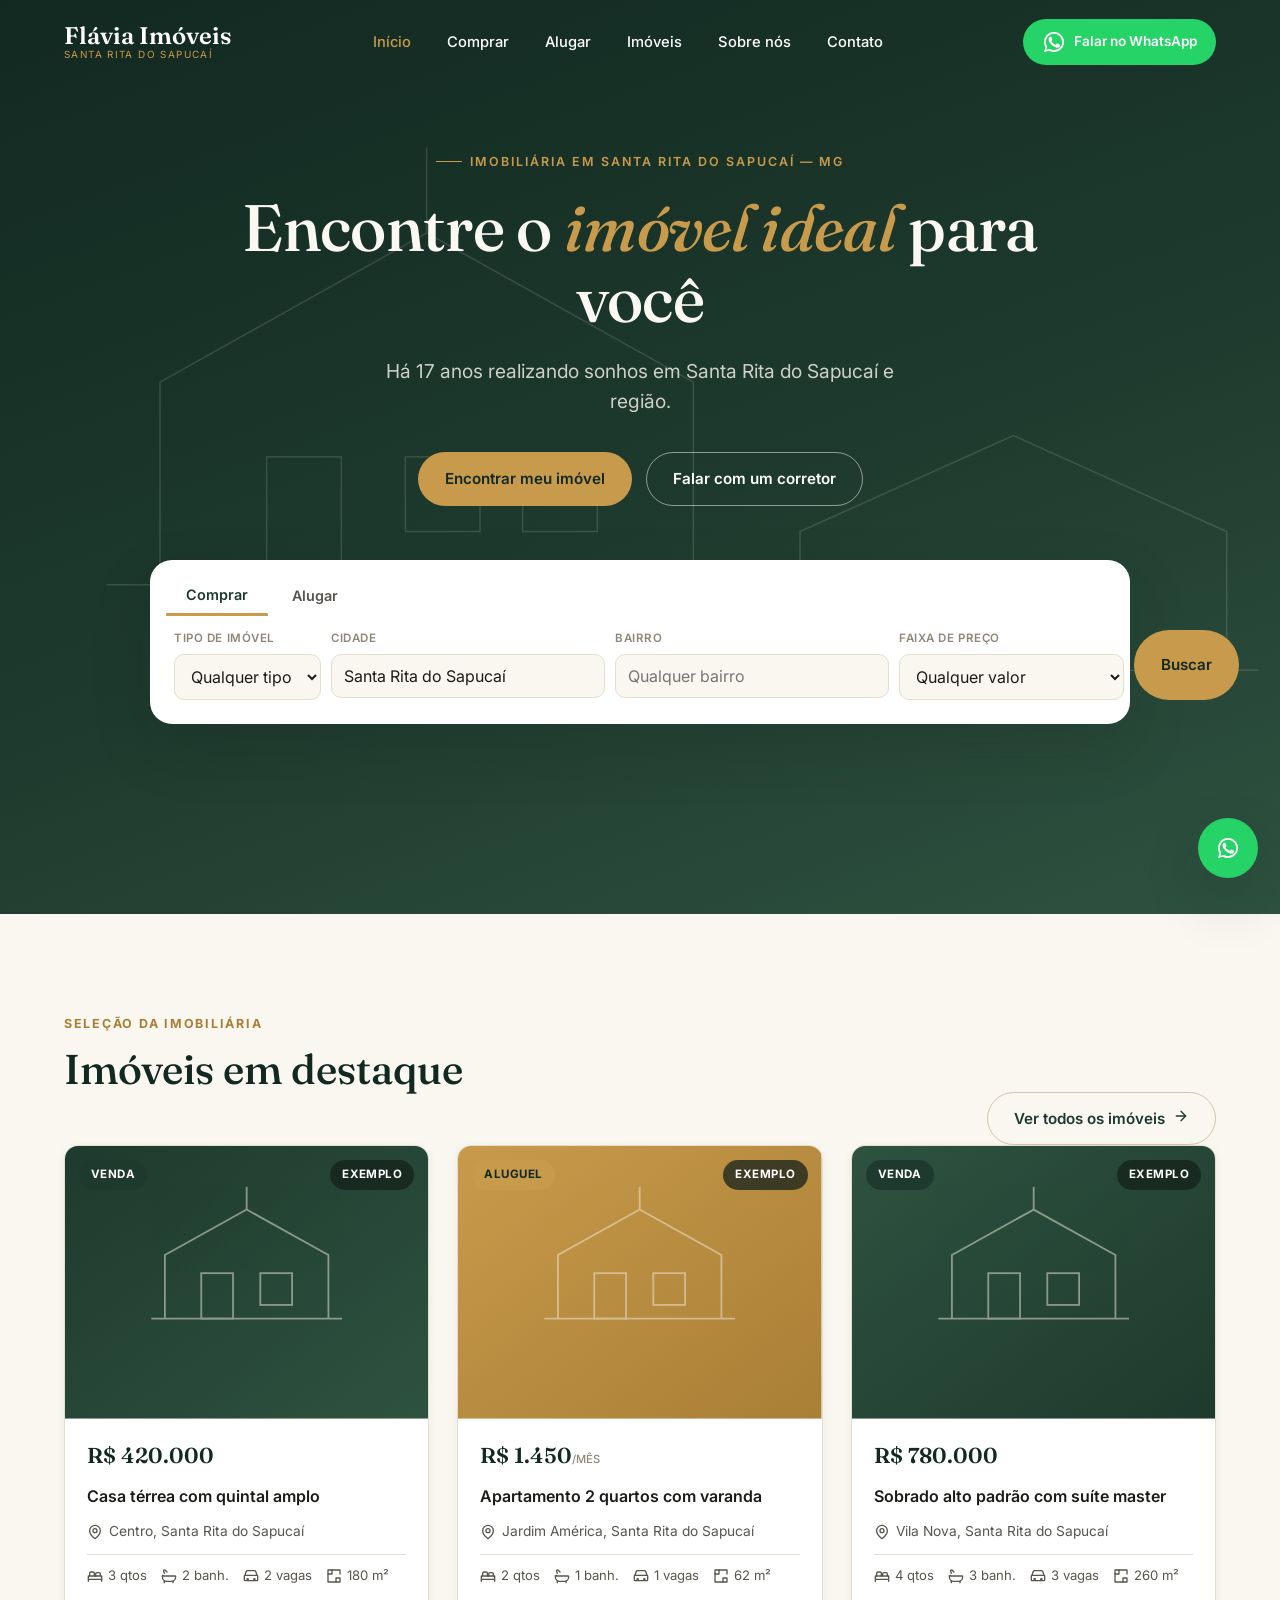
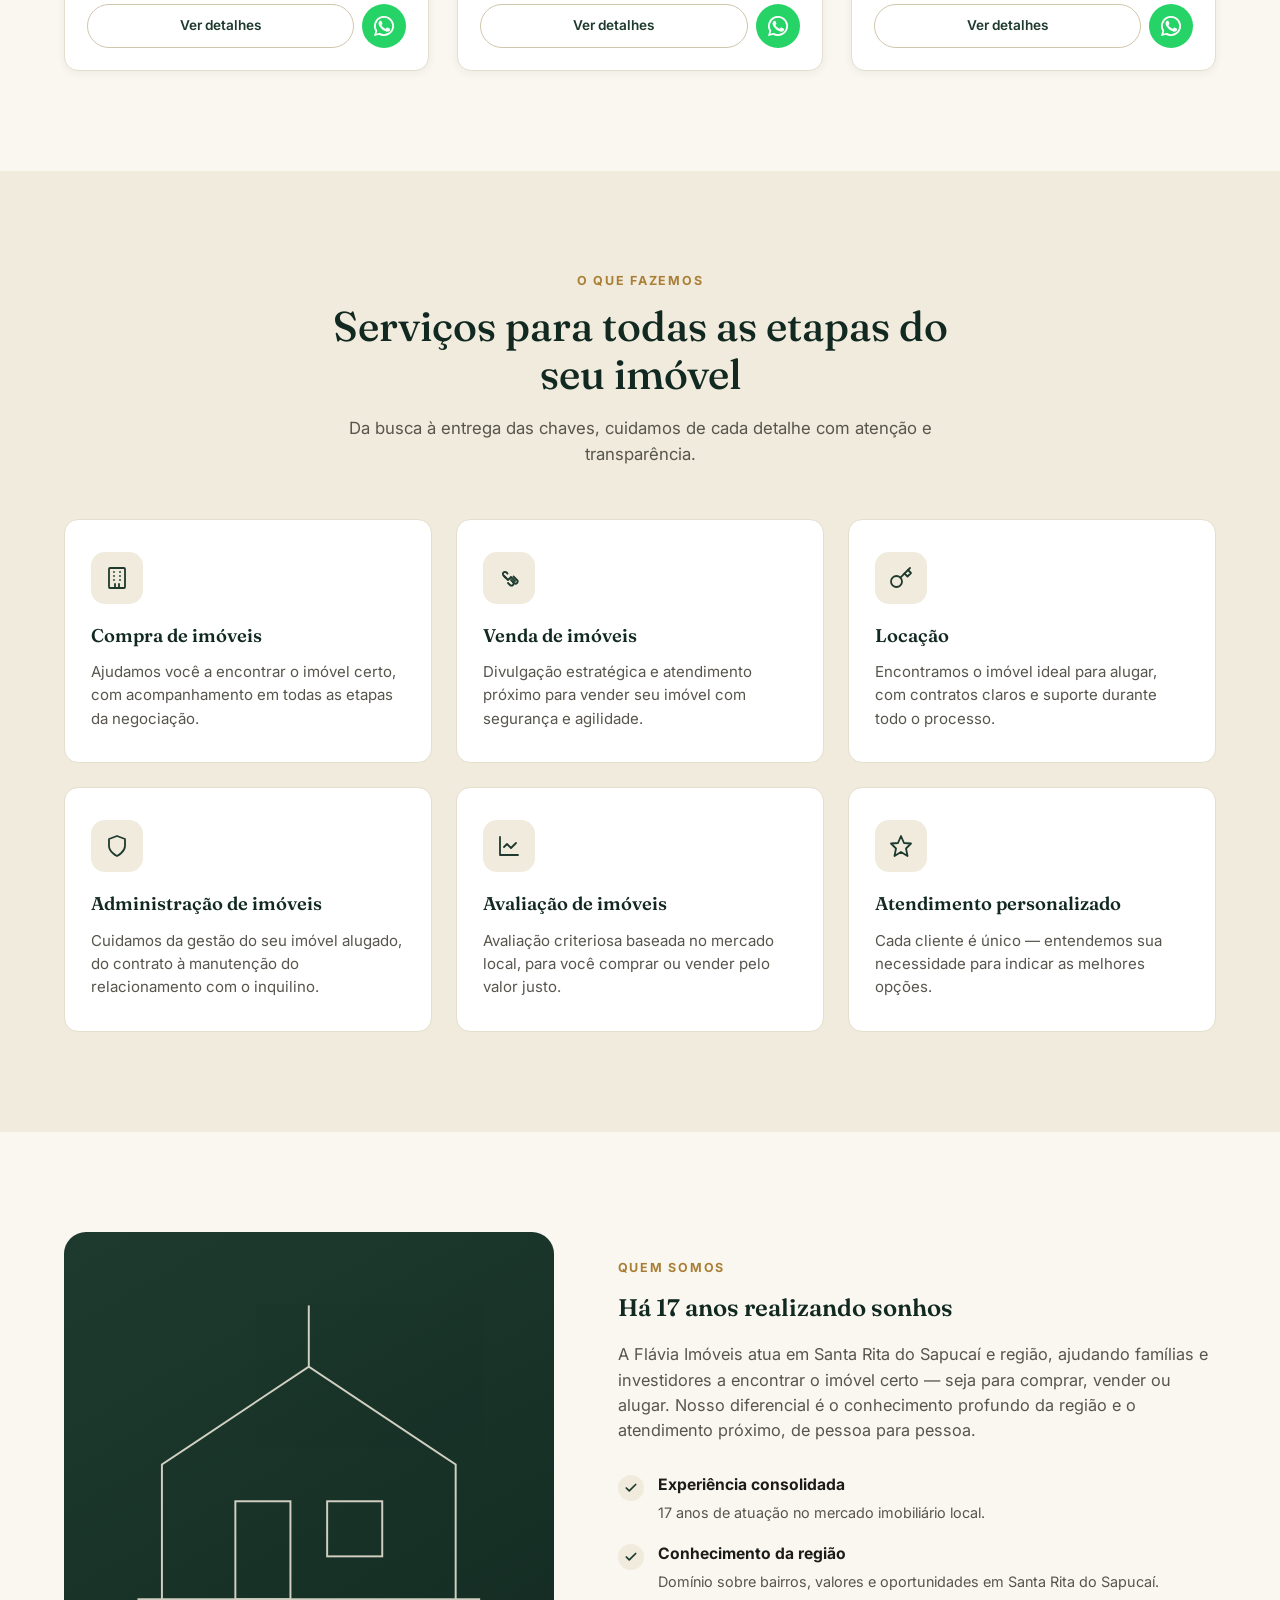
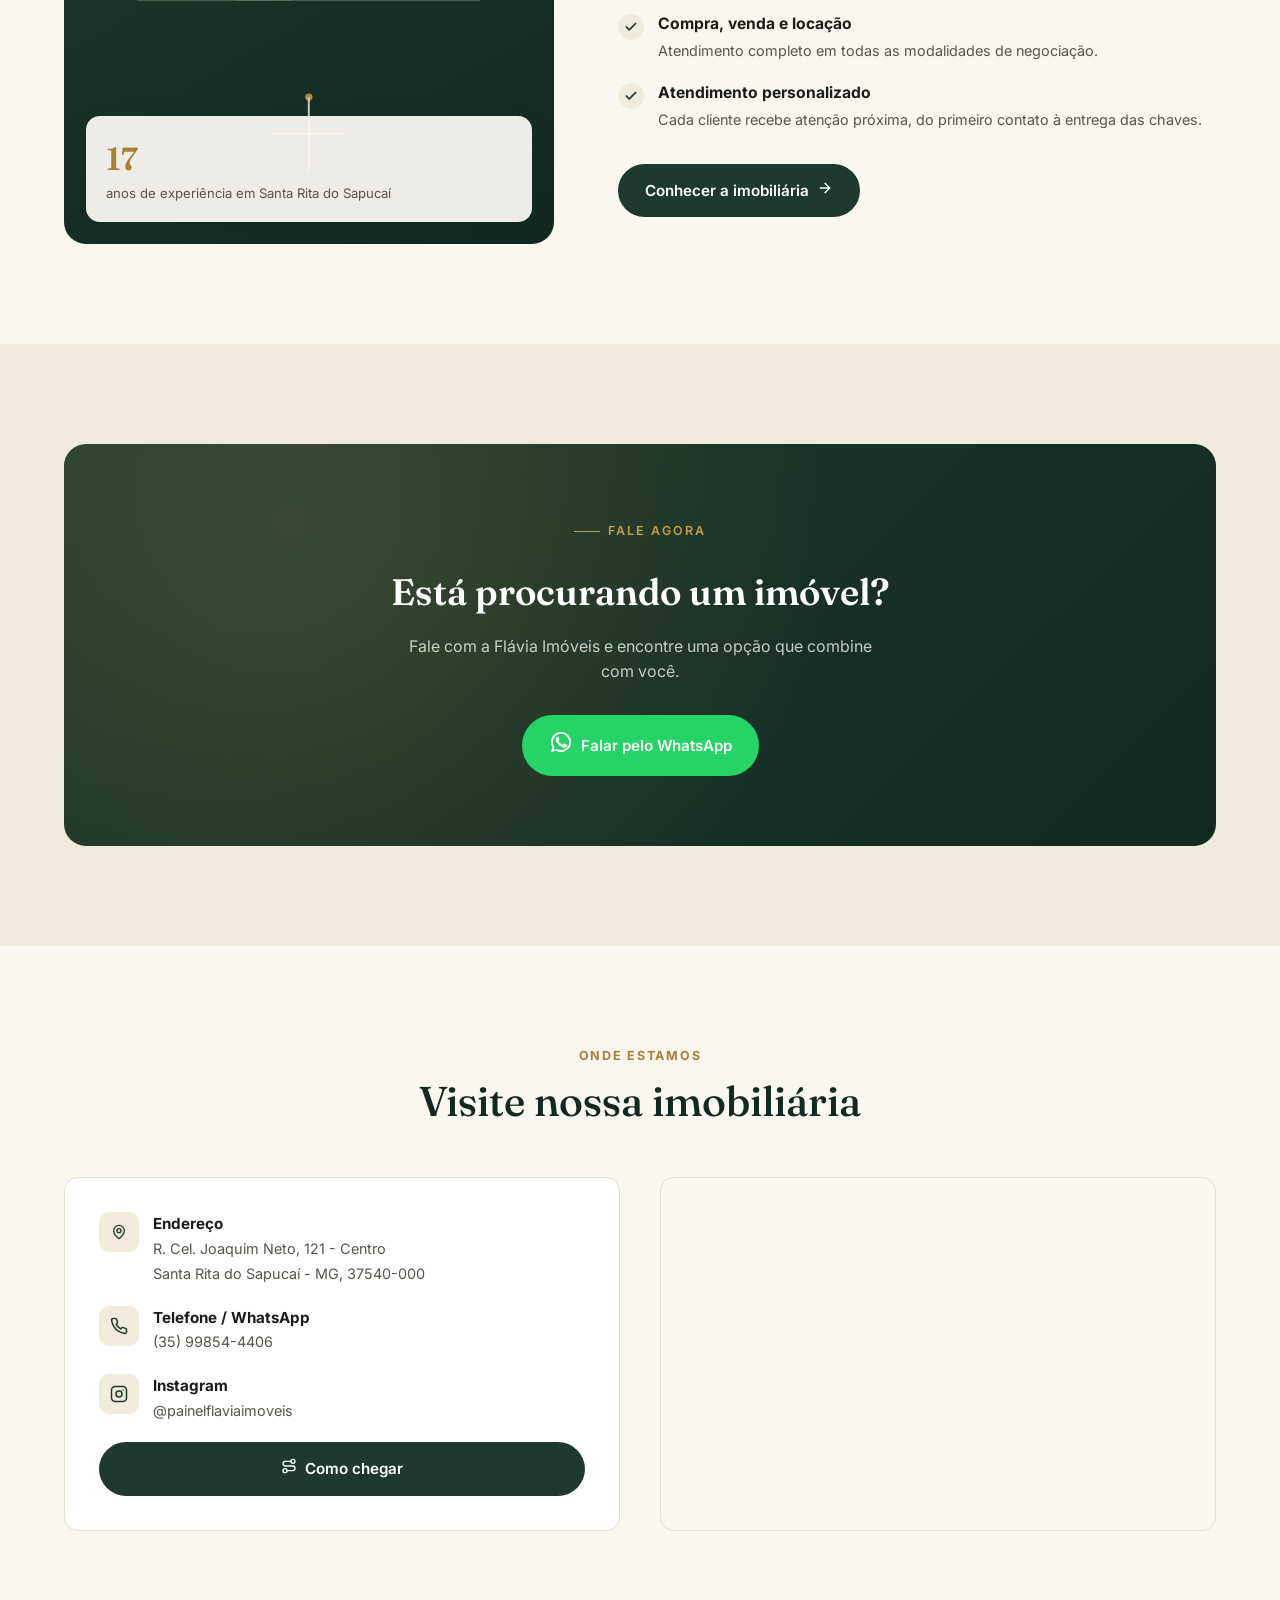
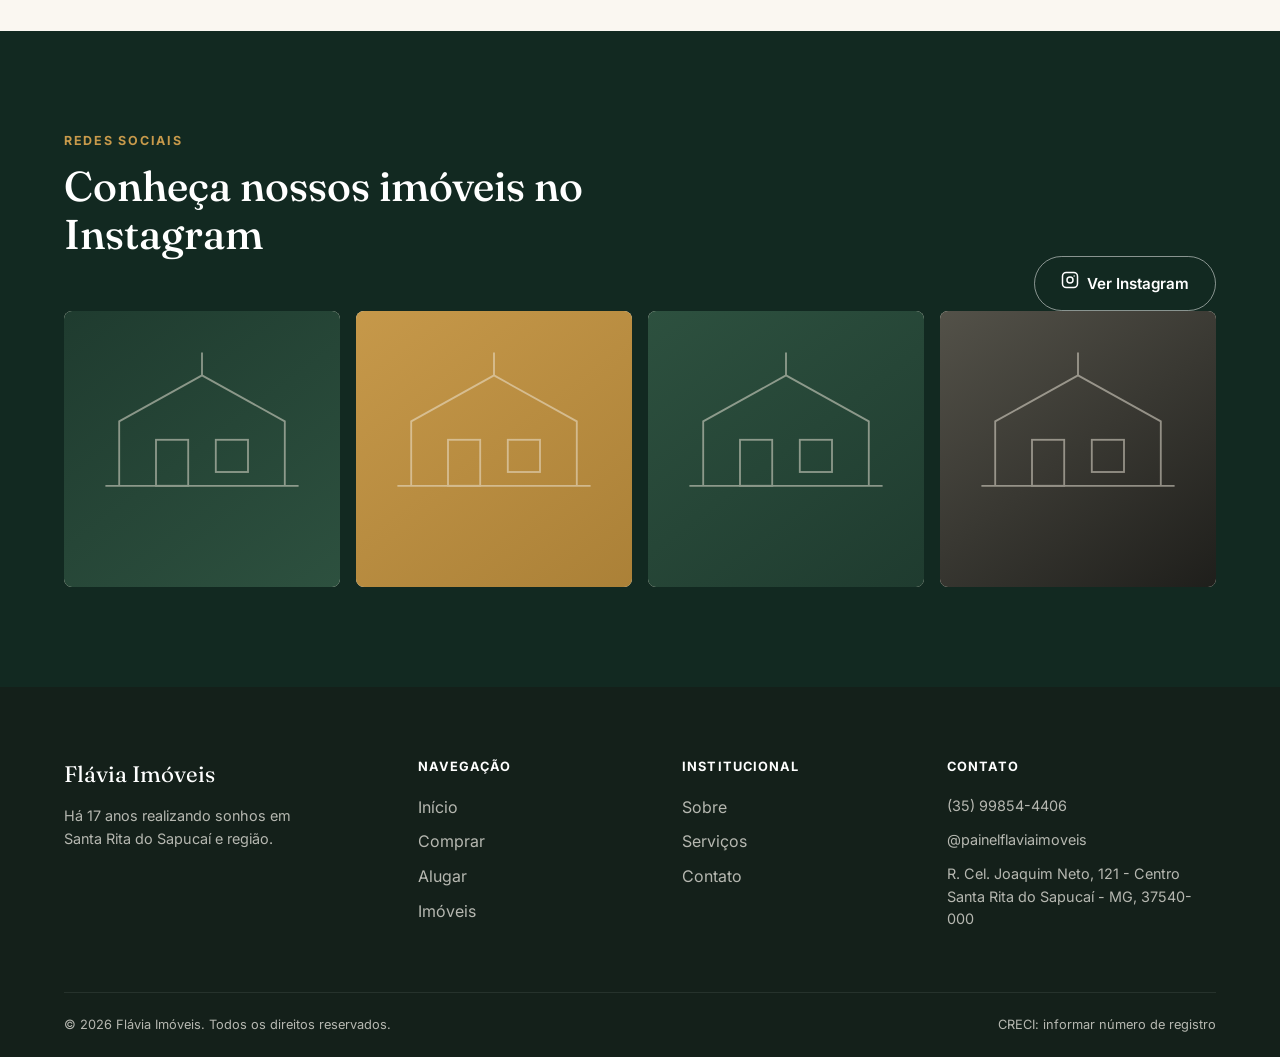
<file: flavia-imoveis/index.html>
<!DOCTYPE html>
<html lang="pt-BR">
<head>
<meta charset="UTF-8">
<meta name="viewport" content="width=device-width, initial-scale=1.0">
<title>Flávia Imóveis | Imobiliária em Santa Rita do Sapucaí - MG</title>
<meta name="description" content="Flávia Imóveis: há 17 anos realizando sonhos em Santa Rita do Sapucaí/MG. Casas, apartamentos e terrenos para comprar ou alugar. Fale com a gente pelo WhatsApp.">
<meta property="og:title" content="Flávia Imóveis | Imobiliária em Santa Rita do Sapucaí - MG">
<meta property="og:description" content="Encontre o imóvel ideal para você. Há 17 anos realizando sonhos em Santa Rita do Sapucaí e região.">
<meta property="og:type" content="website">
<link rel="preconnect" href="https://fonts.googleapis.com">
<link rel="preconnect" href="https://fonts.gstatic.com" crossorigin>
<link href="https://fonts.googleapis.com/css2?family=Fraunces:opsz,wght@9..144,400..700&family=Inter:wght@400;500;600;700&display=swap" rel="stylesheet">
<link rel="stylesheet" href="css/styles.css">
<script type="application/ld+json">
{
  "@context": "https://schema.org",
  "@type": "RealEstateAgent",
  "name": "Flávia Imóveis",
  "telephone": "+5535998544406",
  "address": {
    "@type": "PostalAddress",
    "streetAddress": "R. Cel. Joaquim Neto, 121 - Centro",
    "addressLocality": "Santa Rita do Sapucaí",
    "addressRegion": "MG",
    "postalCode": "37540-000",
    "addressCountry": "BR"
  },
  "url": "https://flaviaimoveis.com.br",
  "sameAs": ["https://instagram.com/painelflaviaimoveis"]
}
</script>
</head>
<body>

<div id="site-header"></div>

<main>
  <!-- HERO -->
  <section class="hero">
    <div class="hero-blueprint" aria-hidden="true">
      <svg viewBox="0 0 1200 800" xmlns="http://www.w3.org/2000/svg">
        <g stroke="#F1EBDD" stroke-width="1.4" fill="none" opacity="0.9">
          <polyline points="150,520 150,330 400,190 650,330 650,520"/>
          <line x1="100" y1="520" x2="700" y2="520"/>
          <rect x="250" y="400" width="70" height="120"/>
          <rect x="380" y="400" width="70" height="70"/>
          <rect x="490" y="400" width="70" height="70"/>
          <line x1="400" y1="190" x2="400" y2="110"/>
          <polyline points="750,600 750,470 950,380 1150,470 1150,600"/>
          <line x1="720" y1="600" x2="1180" y2="600"/>
        </g>
      </svg>
    </div>
    <div class="container hero-content">
      <span class="eyebrow">Imobiliária em Santa Rita do Sapucaí — MG</span>
      <h1>Encontre o <em>imóvel ideal</em> para você</h1>
      <p class="hero-sub">Há 17 anos realizando sonhos em Santa Rita do Sapucaí e região.</p>
      <div class="hero-actions">
        <a href="imoveis.html" class="btn btn-primary">Encontrar meu imóvel</a>
        <a href="#" id="heroWhatsBtn" class="btn btn-outline" target="_blank" rel="noopener">Falar com um corretor</a>
      </div>

      <form class="search-bar" id="heroSearchForm">
        <div class="search-tabs">
          <button type="button" class="search-tab active" data-purpose="venda">Comprar</button>
          <button type="button" class="search-tab" data-purpose="aluguel">Alugar</button>
        </div>
        <div class="search-fields">
          <div class="field">
            <label for="searchType">Tipo de imóvel</label>
            <select id="searchType" name="tipo">
              <option value="">Qualquer tipo</option>
              <option>Casa</option>
              <option>Apartamento</option>
              <option>Terreno</option>
              <option>Comercial</option>
              <option>Rural</option>
            </select>
          </div>
          <div class="field">
            <label for="searchCity">Cidade</label>
            <input id="searchCity" name="cidade" type="text" placeholder="Santa Rita do Sapucaí" value="Santa Rita do Sapucaí">
          </div>
          <div class="field">
            <label for="searchNeighborhood">Bairro</label>
            <input id="searchNeighborhood" name="bairro" type="text" placeholder="Qualquer bairro">
          </div>
          <div class="field">
            <label for="searchPrice">Faixa de preço</label>
            <select id="searchPrice" name="preco">
              <option value="">Qualquer valor</option>
              <option value="0-200000">Até R$ 200 mil</option>
              <option value="200000-500000">R$ 200 mil – R$ 500 mil</option>
              <option value="500000-1000000">R$ 500 mil – R$ 1 milhão</option>
              <option value="1000000-">Acima de R$ 1 milhão</option>
            </select>
          </div>
          <button type="submit" class="btn btn-primary">Buscar</button>
        </div>
      </form>
    </div>
  </section>

  <!-- IMÓVEIS EM DESTAQUE -->
  <section id="destaques">
    <div class="container">
      <div class="section-head-row">
        <div class="section-head mt-0">
          <span class="section-eyebrow">Seleção da imobiliária</span>
          <h2>Imóveis em destaque</h2>
        </div>
        <a href="imoveis.html" class="btn btn-ghost">Ver todos os imóveis <span data-icon="arrow"></span></a>
      </div>
      <div class="property-grid" id="featuredGrid"></div>
    </div>
  </section>

  <!-- SERVIÇOS -->
  <section class="section-alt" id="servicos">
    <div class="container">
      <div class="section-head center">
        <span class="section-eyebrow">O que fazemos</span>
        <h2>Serviços para todas as etapas do seu imóvel</h2>
        <p>Da busca à entrega das chaves, cuidamos de cada detalhe com atenção e transparência.</p>
      </div>
      <div class="services-grid">
        <div class="service-card">
          <div class="service-icon" data-icon="building"></div>
          <h3>Compra de imóveis</h3>
          <p>Ajudamos você a encontrar o imóvel certo, com acompanhamento em todas as etapas da negociação.</p>
        </div>
        <div class="service-card">
          <div class="service-icon" data-icon="handshake"></div>
          <h3>Venda de imóveis</h3>
          <p>Divulgação estratégica e atendimento próximo para vender seu imóvel com segurança e agilidade.</p>
        </div>
        <div class="service-card">
          <div class="service-icon" data-icon="key"></div>
          <h3>Locação</h3>
          <p>Encontramos o imóvel ideal para alugar, com contratos claros e suporte durante todo o processo.</p>
        </div>
        <div class="service-card">
          <div class="service-icon" data-icon="shield"></div>
          <h3>Administração de imóveis</h3>
          <p>Cuidamos da gestão do seu imóvel alugado, do contrato à manutenção do relacionamento com o inquilino.</p>
        </div>
        <div class="service-card">
          <div class="service-icon" data-icon="chart"></div>
          <h3>Avaliação de imóveis</h3>
          <p>Avaliação criteriosa baseada no mercado local, para você comprar ou vender pelo valor justo.</p>
        </div>
        <div class="service-card">
          <div class="service-icon" data-icon="star"></div>
          <h3>Atendimento personalizado</h3>
          <p>Cada cliente é único — entendemos sua necessidade para indicar as melhores opções.</p>
        </div>
      </div>
    </div>
  </section>

  <!-- SOBRE (RESUMO) -->
  <section id="sobre-resumo">
    <div class="container">
      <div class="about-grid">
        <div class="about-figure">
          <svg viewBox="0 0 400 500" xmlns="http://www.w3.org/2000/svg">
            <g stroke="#F1EBDD" stroke-width="1.6" fill="none" opacity="0.85">
              <polyline points="80,300 80,190 200,110 320,190 320,300"/>
              <line x1="60" y1="300" x2="340" y2="300"/>
              <rect x="140" y="220" width="45" height="80"/>
              <rect x="215" y="220" width="45" height="45"/>
              <line x1="200" y1="110" x2="200" y2="60"/>
              <circle cx="200" cy="380" r="3" fill="#C89A4B" stroke="none"/>
              <line x1="200" y1="380" x2="200" y2="440"/>
              <line x1="170" y1="410" x2="230" y2="410"/>
            </g>
          </svg>
          <div class="about-badge">
            <div class="num">17</div>
            <div class="lbl">anos de experiência em Santa Rita do Sapucaí</div>
          </div>
        </div>
        <div>
          <span class="section-eyebrow">Quem somos</span>
          <h2>Há 17 anos realizando sonhos</h2>
          <p style="color:var(--ink-soft); margin-top:16px; font-size:1.02rem;">A Flávia Imóveis atua em Santa Rita do Sapucaí e região, ajudando famílias e investidores a encontrar o imóvel certo — seja para comprar, vender ou alugar. Nosso diferencial é o conhecimento profundo da região e o atendimento próximo, de pessoa para pessoa.</p>
          <ul class="about-list">
            <li><span class="chk" data-icon="check"></span><div><strong>Experiência consolidada</strong><span class="desc">17 anos de atuação no mercado imobiliário local.</span></div></li>
            <li><span class="chk" data-icon="check"></span><div><strong>Conhecimento da região</strong><span class="desc">Domínio sobre bairros, valores e oportunidades em Santa Rita do Sapucaí.</span></div></li>
            <li><span class="chk" data-icon="check"></span><div><strong>Compra, venda e locação</strong><span class="desc">Atendimento completo em todas as modalidades de negociação.</span></div></li>
            <li><span class="chk" data-icon="check"></span><div><strong>Atendimento personalizado</strong><span class="desc">Cada cliente recebe atenção próxima, do primeiro contato à entrega das chaves.</span></div></li>
          </ul>
          <a href="sobre.html" class="btn btn-dark" style="margin-top:32px;">Conhecer a imobiliária <span data-icon="arrow"></span></a>
        </div>
      </div>
    </div>
  </section>

  <!-- CTA WHATSAPP -->
  <section class="section-alt">
    <div class="container">
      <div class="cta-whats">
        <div class="cta-whats-inner">
          <span class="eyebrow">Fale agora</span>
          <h2>Está procurando um imóvel?</h2>
          <p>Fale com a Flávia Imóveis e encontre uma opção que combine com você.</p>
          <a href="#" class="btn btn-whats" target="_blank" rel="noopener" data-whats-link><span data-icon="whats"></span> Falar pelo WhatsApp</a>
        </div>
      </div>
    </div>
  </section>

  <!-- LOCALIZAÇÃO -->
  <section id="localizacao">
    <div class="container">
      <div class="section-head center">
        <span class="section-eyebrow">Onde estamos</span>
        <h2>Visite nossa imobiliária</h2>
      </div>
      <div class="location-grid">
        <div class="location-info">
          <div class="location-row">
            <span class="ic" data-icon="pin"></span>
            <div><strong>Endereço</strong><span>R. Cel. Joaquim Neto, 121 - Centro<br>Santa Rita do Sapucaí - MG, 37540-000</span></div>
          </div>
          <div class="location-row">
            <span class="ic" data-icon="phone"></span>
            <div><strong>Telefone / WhatsApp</strong><span>(35) 99854-4406</span></div>
          </div>
          <div class="location-row">
            <span class="ic" data-icon="insta"></span>
            <div><strong>Instagram</strong><span>@painelflaviaimoveis</span></div>
          </div>
          <a href="https://www.google.com/maps/search/?api=1&query=R.+Cel.+Joaquim+Neto%2C+121+-+Centro%2C+Santa+Rita+do+Sapuca%C3%AD+-+MG" target="_blank" rel="noopener" class="btn btn-dark"><span data-icon="route"></span> Como chegar</a>
        </div>
        <div class="map-embed">
          <iframe title="Mapa da localização da Flávia Imóveis" loading="lazy" referrerpolicy="no-referrer-when-downgrade"
            src="https://www.google.com/maps?q=R.+Cel.+Joaquim+Neto%2C+121+-+Centro%2C+Santa+Rita+do+Sapuca%C3%AD+-+MG%2C+37540-000&output=embed">
          </iframe>
        </div>
      </div>
    </div>
  </section>

  <!-- INSTAGRAM -->
  <section class="section-dark" id="instagram">
    <div class="container">
      <div class="section-head-row">
        <div class="section-head mt-0">
          <span class="section-eyebrow">Redes sociais</span>
          <h2>Conheça nossos imóveis no Instagram</h2>
        </div>
        <a href="https://instagram.com/painelflaviaimoveis" target="_blank" rel="noopener" class="btn btn-outline"><span data-icon="insta"></span> Ver Instagram</a>
      </div>
      <div class="insta-grid" id="instaGrid"></div>
    </div>
  </section>
</main>

<div id="whats-float"></div>
<div id="site-footer"></div>

<script src="js/data.js"></script>
<script src="js/icons.js"></script>
<script src="js/main.js"></script>
<script>
  renderHeader("inicio");
  renderFooter();
  renderWhatsFloat();
  fillIcons();
  fillWhatsLinks();

  document.getElementById("heroWhatsBtn").href = whatsappLink();

  // Imóveis em destaque: 3 primeiros
  renderPropertyGrid("featuredGrid", PROPERTIES.slice(0, 3));

  // Instagram placeholder grid (não há integração real com a API do Instagram)
  const instaGrid = document.getElementById("instaGrid");
  instaGrid.innerHTML = Array.from({ length: 4 }).map((_, i) => `
    <a class="insta-tile" href="https://instagram.com/painelflaviaimoveis" target="_blank" rel="noopener">
      ${propertyPlaceholderSVG(i)}
      <span class="insta-overlay">${ICONS.insta}</span>
    </a>
  `).join("");

  // Barra de busca do hero -> redireciona para página de imóveis com filtros
  let heroPurpose = "venda";
  document.querySelectorAll(".search-tab").forEach((tab) => {
    tab.addEventListener("click", () => {
      document.querySelectorAll(".search-tab").forEach((t) => t.classList.remove("active"));
      tab.classList.add("active");
      heroPurpose = tab.dataset.purpose;
    });
  });
  document.getElementById("heroSearchForm").addEventListener("submit", (e) => {
    e.preventDefault();
    const params = new URLSearchParams();
    params.set("finalidade", heroPurpose);
    const tipo = document.getElementById("searchType").value;
    const cidade = document.getElementById("searchCity").value;
    const bairro = document.getElementById("searchNeighborhood").value;
    const preco = document.getElementById("searchPrice").value;
    if (tipo) params.set("tipo", tipo);
    if (cidade) params.set("cidade", cidade);
    if (bairro) params.set("bairro", bairro);
    if (preco) params.set("preco", preco);
    window.location.href = `imoveis.html?${params.toString()}`;
  });
</script>
</body>
</html>
</file>
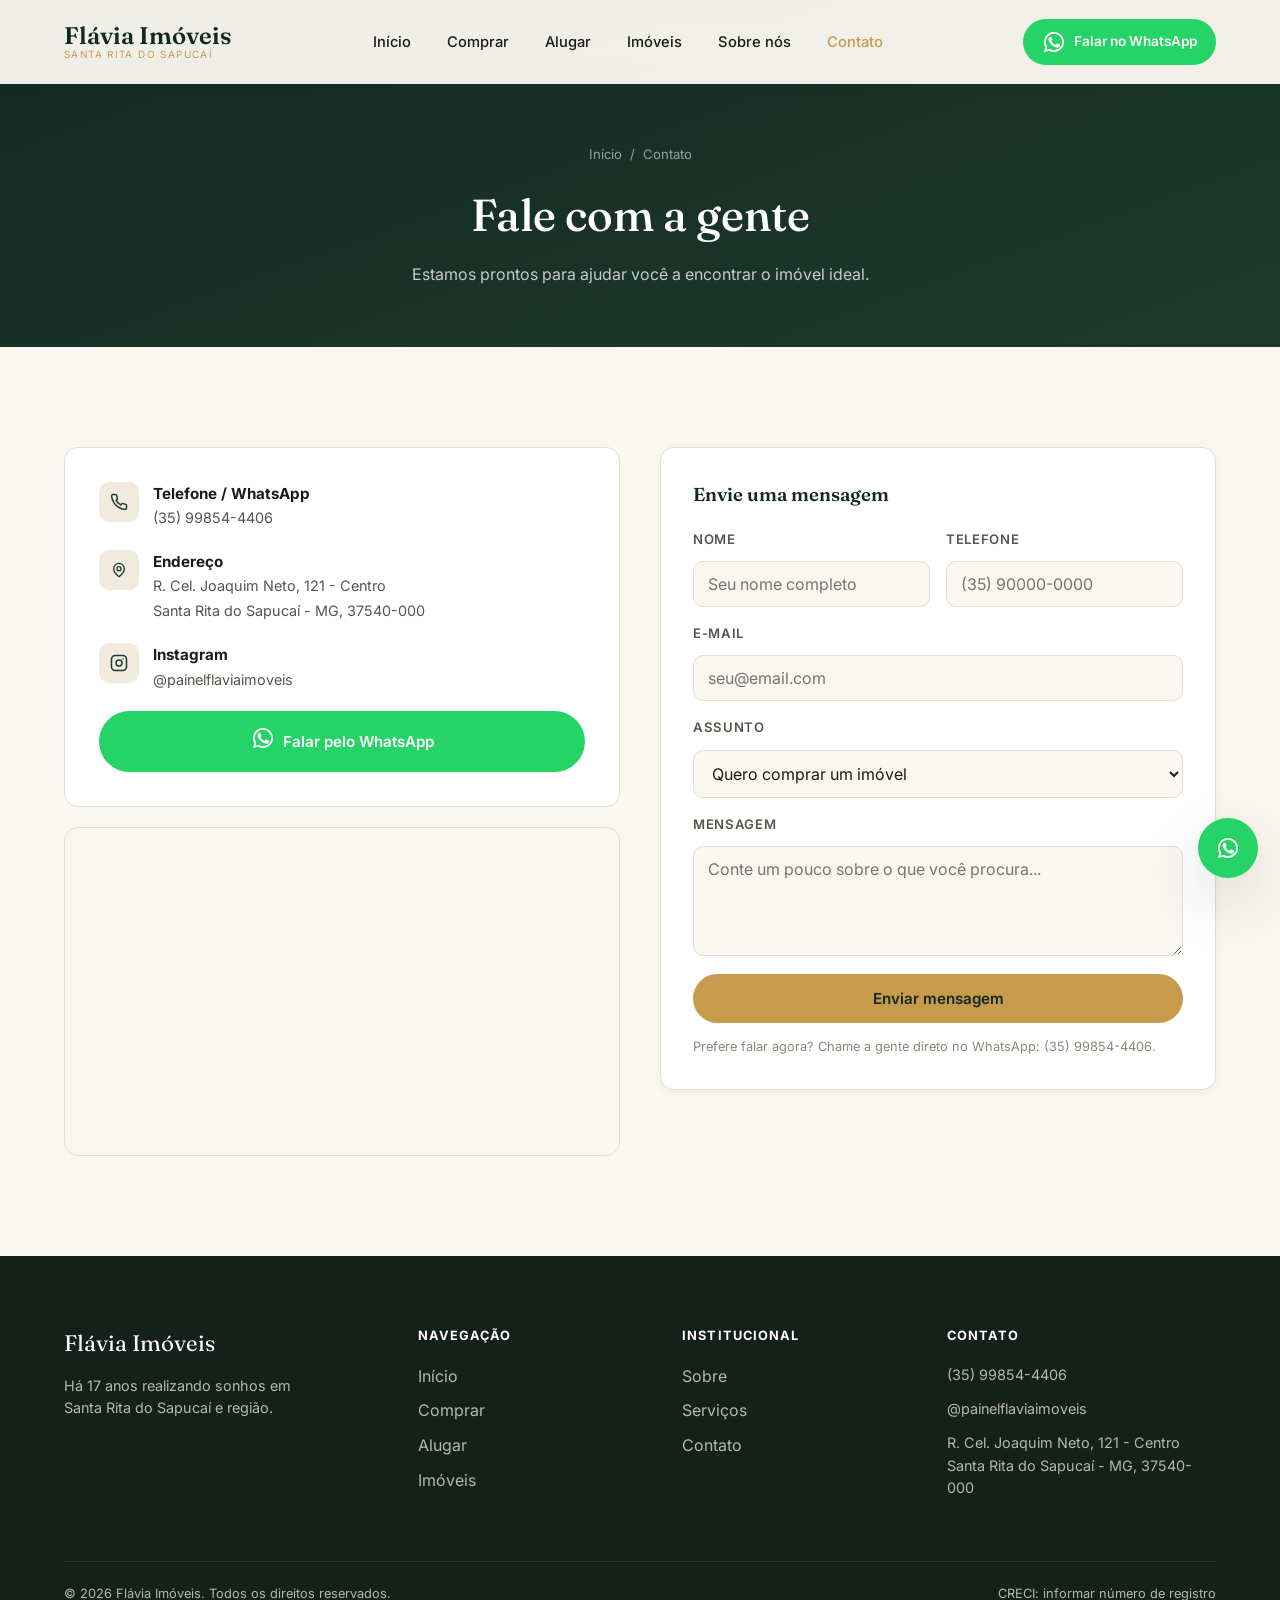
<file: flavia-imoveis/contato.html>
<!DOCTYPE html>
<html lang="pt-BR">
<head>
<meta charset="UTF-8">
<meta name="viewport" content="width=device-width, initial-scale=1.0">
<title>Contato | Flávia Imóveis - Santa Rita do Sapucaí</title>
<meta name="description" content="Fale com a Flávia Imóveis: telefone, WhatsApp, endereço e formulário de contato. Estamos no Centro de Santa Rita do Sapucaí - MG.">
<link rel="preconnect" href="https://fonts.googleapis.com">
<link rel="preconnect" href="https://fonts.gstatic.com" crossorigin>
<link href="https://fonts.googleapis.com/css2?family=Fraunces:opsz,wght@9..144,400..700&family=Inter:wght@400;500;600;700&display=swap" rel="stylesheet">
<link rel="stylesheet" href="css/styles.css">
</head>
<body data-page-header="true">

<div id="site-header"></div>

<main>
  <section class="page-hero">
    <div class="container">
      <div class="breadcrumb"><a href="index.html">Início</a> / <span>Contato</span></div>
      <h1>Fale com a gente</h1>
      <p>Estamos prontos para ajudar você a encontrar o imóvel ideal.</p>
    </div>
  </section>

  <section>
    <div class="container">
      <div class="location-grid" style="align-items:flex-start;">
        <div style="display:flex; flex-direction:column; gap:20px;">
          <div class="location-info">
            <div class="location-row">
              <span class="ic" data-icon="phone"></span>
              <div><strong>Telefone / WhatsApp</strong><span>(35) 99854-4406</span></div>
            </div>
            <div class="location-row">
              <span class="ic" data-icon="pin"></span>
              <div><strong>Endereço</strong><span>R. Cel. Joaquim Neto, 121 - Centro<br>Santa Rita do Sapucaí - MG, 37540-000</span></div>
            </div>
            <div class="location-row">
              <span class="ic" data-icon="insta"></span>
              <div><strong>Instagram</strong><span>@painelflaviaimoveis</span></div>
            </div>
            <a href="#" class="btn btn-whats" data-whats-link target="_blank" rel="noopener"><span data-icon="whats"></span> Falar pelo WhatsApp</a>
          </div>
          <div class="map-embed">
            <iframe title="Mapa da localização da Flávia Imóveis" loading="lazy" referrerpolicy="no-referrer-when-downgrade"
              src="https://www.google.com/maps?q=R.+Cel.+Joaquim+Neto%2C+121+-+Centro%2C+Santa+Rita+do+Sapuca%C3%AD+-+MG%2C+37540-000&output=embed">
            </iframe>
          </div>
        </div>

        <div class="form-card">
          <h3 style="margin-bottom:20px;">Envie uma mensagem</h3>
          <form id="contactForm">
            <div class="form-grid">
              <div class="field">
                <label for="cName">Nome</label>
                <input id="cName" type="text" required placeholder="Seu nome completo">
              </div>
              <div class="field">
                <label for="cPhone">Telefone</label>
                <input id="cPhone" type="tel" required placeholder="(35) 90000-0000">
              </div>
              <div class="field field-full">
                <label for="cEmail">E-mail</label>
                <input id="cEmail" type="email" placeholder="seu@email.com">
              </div>
              <div class="field field-full">
                <label for="cSubject">Assunto</label>
                <select id="cSubject">
                  <option>Quero comprar um imóvel</option>
                  <option>Quero alugar um imóvel</option>
                  <option>Quero vender/anunciar meu imóvel</option>
                  <option>Outro assunto</option>
                </select>
              </div>
              <div class="field field-full">
                <label for="cMessage">Mensagem</label>
                <textarea id="cMessage" placeholder="Conte um pouco sobre o que você procura..."></textarea>
              </div>
            </div>
            <button type="submit" class="btn btn-primary btn-block" style="margin-top:18px;">Enviar mensagem</button>
          </form>
          <div class="form-success" id="contactSuccess">Mensagem enviada! Em breve entraremos em contato.</div>
          <p class="form-note">Prefere falar agora? Chame a gente direto no WhatsApp: (35) 99854-4406.</p>
        </div>
      </div>
    </div>
  </section>
</main>

<div id="whats-float"></div>
<div id="site-footer"></div>

<script src="js/data.js"></script>
<script src="js/icons.js"></script>
<script src="js/main.js"></script>
<script>
  renderHeader("contato");
  renderFooter();
  renderWhatsFloat();
  fillIcons();
  fillWhatsLinks();
  bindDemoForm("contactForm", "contactSuccess");
</script>
</body>
</html>
</file>
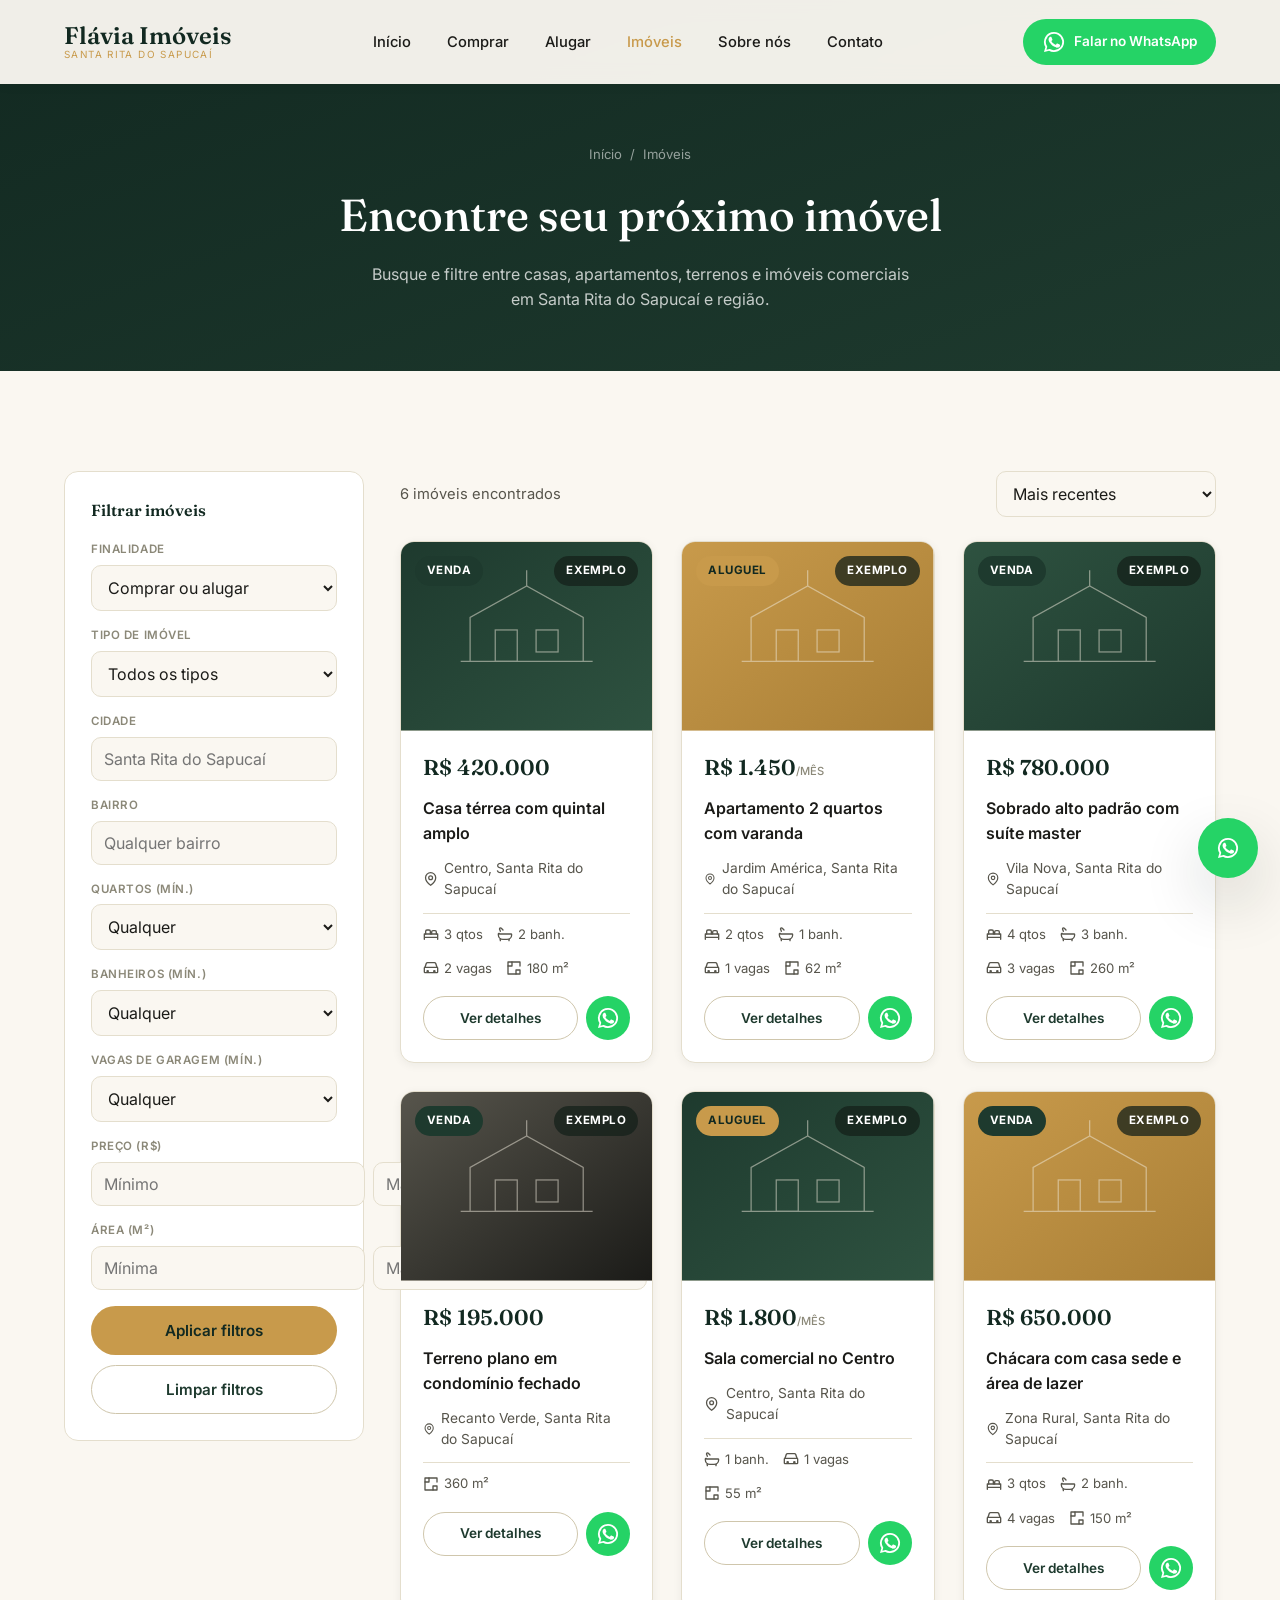
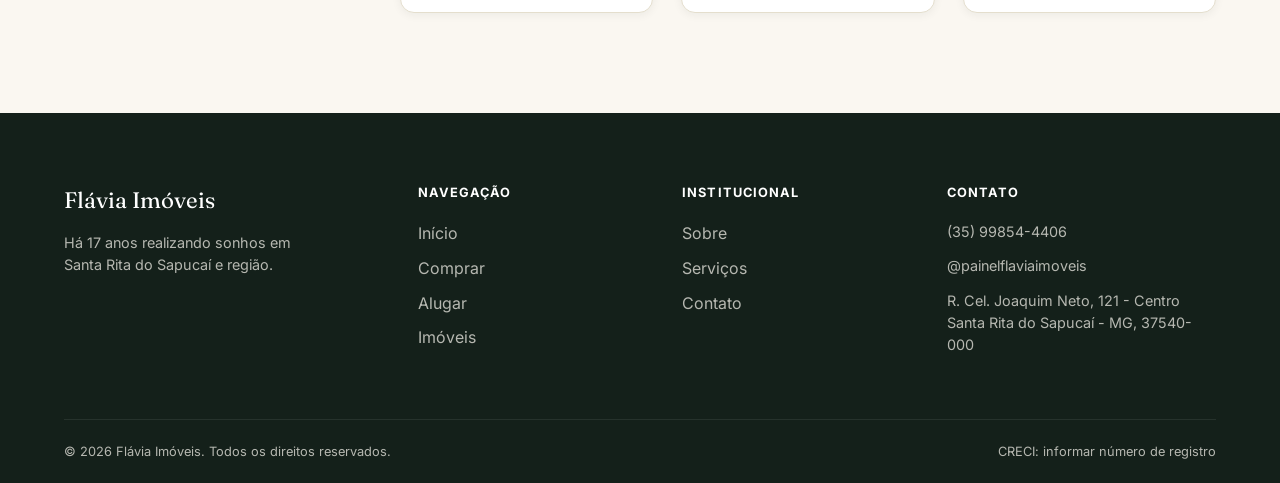
<file: flavia-imoveis/imoveis.html>
<!DOCTYPE html>
<html lang="pt-BR">
<head>
<meta charset="UTF-8">
<meta name="viewport" content="width=device-width, initial-scale=1.0">
<title>Imóveis à venda e para alugar em Santa Rita do Sapucaí | Flávia Imóveis</title>
<meta name="description" content="Busque casas, apartamentos, terrenos e imóveis comerciais para comprar ou alugar em Santa Rita do Sapucaí - MG. Filtre por bairro, preço, quartos e mais.">
<link rel="preconnect" href="https://fonts.googleapis.com">
<link rel="preconnect" href="https://fonts.gstatic.com" crossorigin>
<link href="https://fonts.googleapis.com/css2?family=Fraunces:opsz,wght@9..144,400..700&family=Inter:wght@400;500;600;700&display=swap" rel="stylesheet">
<link rel="stylesheet" href="css/styles.css">
</head>
<body data-page-header="true">

<div id="site-header"></div>

<main>
  <section class="page-hero">
    <div class="container">
      <div class="breadcrumb"><a href="index.html">Início</a> / <span>Imóveis</span></div>
      <h1>Encontre seu próximo imóvel</h1>
      <p>Busque e filtre entre casas, apartamentos, terrenos e imóveis comerciais em Santa Rita do Sapucaí e região.</p>
    </div>
  </section>

  <section>
    <div class="container">
      <div class="filters-layout">
        <!-- FILTROS -->
        <aside class="filters-panel">
          <h3>Filtrar imóveis</h3>
          <form id="filtersForm">
            <div class="field">
              <label for="fFinalidade">Finalidade</label>
              <select id="fFinalidade" name="finalidade">
                <option value="">Comprar ou alugar</option>
                <option value="venda">Comprar</option>
                <option value="aluguel">Alugar</option>
              </select>
            </div>
            <div class="field">
              <label for="fTipo">Tipo de imóvel</label>
              <select id="fTipo" name="tipo">
                <option value="">Todos os tipos</option>
                <option>Casa</option>
                <option>Apartamento</option>
                <option>Terreno</option>
                <option>Comercial</option>
                <option>Rural</option>
                <option>Outros</option>
              </select>
            </div>
            <div class="field">
              <label for="fCidade">Cidade</label>
              <input id="fCidade" name="cidade" type="text" placeholder="Santa Rita do Sapucaí">
            </div>
            <div class="field">
              <label for="fBairro">Bairro</label>
              <input id="fBairro" name="bairro" type="text" placeholder="Qualquer bairro">
            </div>
            <div class="field">
              <label for="fQuartos">Quartos (mín.)</label>
              <select id="fQuartos" name="quartos">
                <option value="">Qualquer</option>
                <option value="1">1+</option>
                <option value="2">2+</option>
                <option value="3">3+</option>
                <option value="4">4+</option>
              </select>
            </div>
            <div class="field">
              <label for="fBanheiros">Banheiros (mín.)</label>
              <select id="fBanheiros" name="banheiros">
                <option value="">Qualquer</option>
                <option value="1">1+</option>
                <option value="2">2+</option>
                <option value="3">3+</option>
              </select>
            </div>
            <div class="field">
              <label for="fGaragem">Vagas de garagem (mín.)</label>
              <select id="fGaragem" name="garagem">
                <option value="">Qualquer</option>
                <option value="1">1+</option>
                <option value="2">2+</option>
                <option value="3">3+</option>
              </select>
            </div>
            <div class="field">
              <label>Preço (R$)</label>
              <div class="filters-range">
                <input type="number" id="fPrecoMin" placeholder="Mínimo" min="0">
                <input type="number" id="fPrecoMax" placeholder="Máximo" min="0">
              </div>
            </div>
            <div class="field">
              <label>Área (m²)</label>
              <div class="filters-range">
                <input type="number" id="fAreaMin" placeholder="Mínima" min="0">
                <input type="number" id="fAreaMax" placeholder="Máxima" min="0">
              </div>
            </div>
            <button type="submit" class="btn btn-primary btn-block">Aplicar filtros</button>
            <button type="button" id="clearFilters" class="btn btn-ghost btn-block" style="margin-top:10px;">Limpar filtros</button>
          </form>
        </aside>

        <!-- RESULTADOS -->
        <div>
          <div class="results-bar">
            <span class="results-count" id="resultsCount"></span>
            <div class="field" style="min-width:220px;">
              <select id="sortSelect">
                <option value="recentes">Mais recentes</option>
                <option value="menor-preco">Menor preço</option>
                <option value="maior-preco">Maior preço</option>
              </select>
            </div>
          </div>
          <div class="property-grid" id="resultsGrid"></div>
        </div>
      </div>
    </div>
  </section>
</main>

<div id="whats-float"></div>
<div id="site-footer"></div>

<script src="js/data.js"></script>
<script src="js/icons.js"></script>
<script src="js/main.js"></script>
<script>
  renderHeader("imoveis");
  renderFooter();
  renderWhatsFloat();
  fillIcons();
  fillWhatsLinks();

  function applyUrlParamsToForm() {
    const p = new URLSearchParams(window.location.search);
    if (p.get("finalidade")) document.getElementById("fFinalidade").value = p.get("finalidade");
    if (p.get("tipo")) document.getElementById("fTipo").value = p.get("tipo");
    if (p.get("cidade")) document.getElementById("fCidade").value = p.get("cidade");
    if (p.get("bairro")) document.getElementById("fBairro").value = p.get("bairro");
    if (p.get("preco")) {
      const [min, max] = p.get("preco").split("-");
      if (min) document.getElementById("fPrecoMin").value = min;
      if (max) document.getElementById("fPrecoMax").value = max;
    }
  }

  function getFilters() {
    return {
      finalidade: document.getElementById("fFinalidade").value,
      tipo: document.getElementById("fTipo").value,
      cidade: document.getElementById("fCidade").value.trim().toLowerCase(),
      bairro: document.getElementById("fBairro").value.trim().toLowerCase(),
      quartos: Number(document.getElementById("fQuartos").value) || 0,
      banheiros: Number(document.getElementById("fBanheiros").value) || 0,
      garagem: Number(document.getElementById("fGaragem").value) || 0,
      precoMin: Number(document.getElementById("fPrecoMin").value) || 0,
      precoMax: Number(document.getElementById("fPrecoMax").value) || Infinity,
      areaMin: Number(document.getElementById("fAreaMin").value) || 0,
      areaMax: Number(document.getElementById("fAreaMax").value) || Infinity,
    };
  }

  function filterProperties() {
    const f = getFilters();
    return PROPERTIES.filter((p) => {
      if (f.finalidade && p.purpose !== f.finalidade) return false;
      if (f.tipo && p.type !== f.tipo) return false;
      if (f.cidade && !p.city.toLowerCase().includes(f.cidade)) return false;
      if (f.bairro && !p.neighborhood.toLowerCase().includes(f.bairro)) return false;
      if (f.quartos && p.bedrooms < f.quartos) return false;
      if (f.banheiros && p.bathrooms < f.banheiros) return false;
      if (f.garagem && p.garage < f.garagem) return false;
      if (p.price < f.precoMin || p.price > f.precoMax) return false;
      const area = p.area || p.areaLot || 0;
      if (area < f.areaMin || area > f.areaMax) return false;
      return true;
    });
  }

  function sortProperties(list) {
    const mode = document.getElementById("sortSelect").value;
    const copy = [...list];
    if (mode === "menor-preco") copy.sort((a, b) => a.price - b.price);
    else if (mode === "maior-preco") copy.sort((a, b) => b.price - a.price);
    return copy;
  }

  function runSearch() {
    let list = filterProperties();
    list = sortProperties(list);
    document.getElementById("resultsCount").textContent = `${list.length} imóve${list.length === 1 ? "l encontrado" : "is encontrados"}`;
    renderPropertyGrid("resultsGrid", list);
  }

  document.getElementById("filtersForm").addEventListener("submit", (e) => { e.preventDefault(); runSearch(); });
  document.getElementById("sortSelect").addEventListener("change", runSearch);
  document.getElementById("clearFilters").addEventListener("click", () => {
    document.getElementById("filtersForm").reset();
    runSearch();
  });

  applyUrlParamsToForm();
  runSearch();
</script>
</body>
</html>
</file>
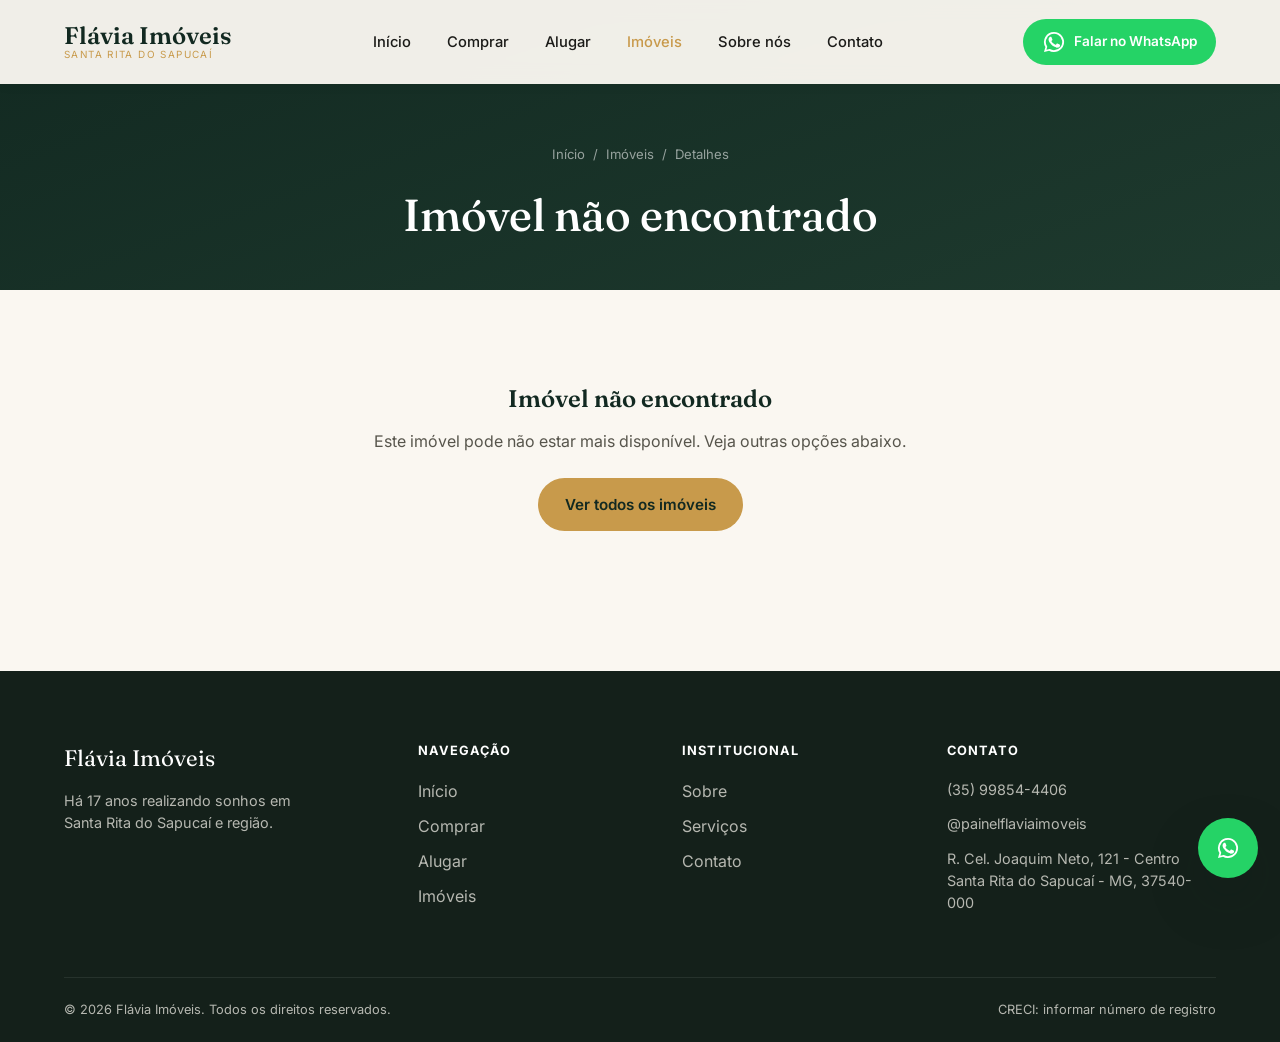
<file: flavia-imoveis/imovel.html>
<!DOCTYPE html>
<html lang="pt-BR">
<head>
<meta charset="UTF-8">
<meta name="viewport" content="width=device-width, initial-scale=1.0">
<title id="pageTitle">Detalhes do imóvel | Flávia Imóveis</title>
<meta name="description" id="pageDescription" content="Confira os detalhes deste imóvel disponível na Flávia Imóveis, em Santa Rita do Sapucaí - MG.">
<link rel="preconnect" href="https://fonts.googleapis.com">
<link rel="preconnect" href="https://fonts.gstatic.com" crossorigin>
<link href="https://fonts.googleapis.com/css2?family=Fraunces:opsz,wght@9..144,400..700&family=Inter:wght@400;500;600;700&display=swap" rel="stylesheet">
<link rel="stylesheet" href="css/styles.css">
</head>
<body data-page-header="true">

<div id="site-header"></div>

<main>
  <section class="page-hero" style="padding-bottom:40px;">
    <div class="container">
      <div class="breadcrumb"><a href="index.html">Início</a> / <a href="imoveis.html">Imóveis</a> / <span id="crumbTitle">Detalhes</span></div>
      <h1 id="propTitle">Carregando imóvel...</h1>
    </div>
  </section>

  <section style="padding-top:50px;">
    <div class="container" id="propertyContent">
      <!-- preenchido via JS -->
    </div>
    <div class="container" id="notFoundContent" style="display:none; text-align:center; padding:40px 0;">
      <h2>Imóvel não encontrado</h2>
      <p style="color:var(--ink-soft); margin-top:12px;">Este imóvel pode não estar mais disponível. Veja outras opções abaixo.</p>
      <a href="imoveis.html" class="btn btn-primary" style="margin-top:24px;">Ver todos os imóveis</a>
    </div>
  </section>
</main>

<div id="whats-float"></div>
<div id="site-footer"></div>

<script src="js/data.js"></script>
<script src="js/icons.js"></script>
<script src="js/main.js"></script>
<script>
  renderHeader("imoveis");
  renderFooter();
  renderWhatsFloat();

  const id = getQueryParam("id");
  const property = PROPERTIES.find((p) => p.id === id);
  const content = document.getElementById("propertyContent");

  if (!property) {
    document.getElementById("notFoundContent").style.display = "block";
    document.getElementById("propTitle").textContent = "Imóvel não encontrado";
  } else {
    document.title = `${property.title} | Flávia Imóveis`;
    document.getElementById("pageDescription").setAttribute("content", `${property.title} em ${property.neighborhood}, ${property.city}. ${property.bedrooms} quartos, ${property.area || property.areaLot} m². Fale com a Flávia Imóveis.`);
    document.getElementById("propTitle").textContent = property.title;
    document.getElementById("crumbTitle").textContent = property.title;

    const images = Array.from({ length: 5 }).map((_, i) => propertyPlaceholderSVG(i));

    const specs = [
      property.bedrooms ? { v: property.bedrooms, l: "Quartos" } : null,
      property.suites ? { v: property.suites, l: "Suítes" } : null,
      property.bathrooms ? { v: property.bathrooms, l: "Banheiros" } : null,
      property.garage ? { v: property.garage, l: "Vagas" } : null,
      property.area ? { v: property.area + " m²", l: "Área construída" } : null,
      property.areaLot ? { v: property.areaLot + " m²", l: "Área do terreno" } : null,
    ].filter(Boolean);

    content.innerHTML = `
      ${property.demo ? `<div class="demo-notice">Este é um imóvel de demonstração (código ${property.code}), usado para mostrar como o site funciona. Substitua pelos dados reais.</div>` : ""}

      <div class="gallery-main" id="galleryMain">${images[0]}</div>
      <div class="gallery-thumbs" id="galleryThumbs">
        ${images.map((img, i) => `<button type="button" data-idx="${i}" class="${i === 0 ? "active" : ""}">${img}</button>`).join("")}
      </div>

      <div class="detail-layout">
        <div>
          <div class="detail-header">
            <div>
              <span class="detail-code">Código ${property.code} — ${property.type}</span>
              <div class="detail-price">${formatPrice(property.price, property.purpose)}</div>
            </div>
            <span class="badge ${property.purpose === "venda" ? "badge-venda" : "badge-aluguel"}" style="align-self:flex-start;">${property.purpose === "venda" ? "Venda" : "Aluguel"}</span>
          </div>
          <div class="property-loc" style="font-size:1rem;"><span data-icon="pin"></span> ${property.neighborhood}, ${property.city} — ${property.address}</div>

          <div class="spec-grid">
            ${specs.map((s) => `<div class="spec-item"><div class="v">${s.v}</div><div class="l">${s.l}</div></div>`).join("")}
          </div>

          <h3>Descrição</h3>
          <p style="color:var(--ink-soft); margin-top:12px; font-size:1rem;">${property.description}</p>

          ${property.features.length ? `<h3 style="margin-top:32px;">Características</h3><div class="feature-tags">${property.features.map((f) => `<span class="feature-tag">${f}</span>`).join("")}</div>` : ""}

          <h3 style="margin-top:32px;">Localização</h3>
          <div class="map-embed" style="margin-top:16px;">
            <iframe title="Mapa da região do imóvel" loading="lazy" referrerpolicy="no-referrer-when-downgrade"
              src="https://www.google.com/maps?q=${encodeURIComponent(property.neighborhood + ", " + property.city + " - MG")}&output=embed"></iframe>
          </div>
        </div>

        <div class="sticky-form">
          <div class="form-card">
            <h3 style="margin-bottom:18px;">Tenho interesse neste imóvel</h3>
            <form id="interestForm">
              <div class="field" style="margin-bottom:14px;">
                <label for="intName">Nome</label>
                <input id="intName" type="text" required placeholder="Seu nome completo">
              </div>
              <div class="field" style="margin-bottom:14px;">
                <label for="intPhone">WhatsApp</label>
                <input id="intPhone" type="tel" required placeholder="(35) 90000-0000">
              </div>
              <div class="field" style="margin-bottom:14px;">
                <label for="intEmail">E-mail</label>
                <input id="intEmail" type="email" placeholder="seu@email.com">
              </div>
              <div class="field" style="margin-bottom:14px;">
                <label for="intMessage">Mensagem</label>
                <textarea id="intMessage" placeholder="Tenho interesse neste imóvel, gostaria de mais informações.">Tenho interesse neste imóvel, gostaria de mais informações.</textarea>
              </div>
              <button type="submit" class="btn btn-primary btn-block">Enviar interesse</button>
            </form>
            <div class="form-success" id="interestSuccess">Recebemos seu interesse! Em breve a Flávia Imóveis entrará em contato.</div>
            <a href="#" class="btn btn-whats btn-block" data-whats-link data-whats-message="Olá! Tenho interesse no imóvel ${property.title} (código ${property.code}) e gostaria de mais informações." style="margin-top:12px;" target="_blank" rel="noopener">
              <span data-icon="whats"></span> Falar pelo WhatsApp
            </a>
          </div>
        </div>
      </div>
    `;

    fillIcons(content);
    fillWhatsLinks(content);

    // Galeria de miniaturas
    document.querySelectorAll("#galleryThumbs button").forEach((btn) => {
      btn.addEventListener("click", () => {
        document.querySelectorAll("#galleryThumbs button").forEach((b) => b.classList.remove("active"));
        btn.classList.add("active");
        document.getElementById("galleryMain").innerHTML = images[Number(btn.dataset.idx)];
      });
    });

    bindDemoForm("interestForm", "interestSuccess");
  }
</script>
</body>
</html>
</file>
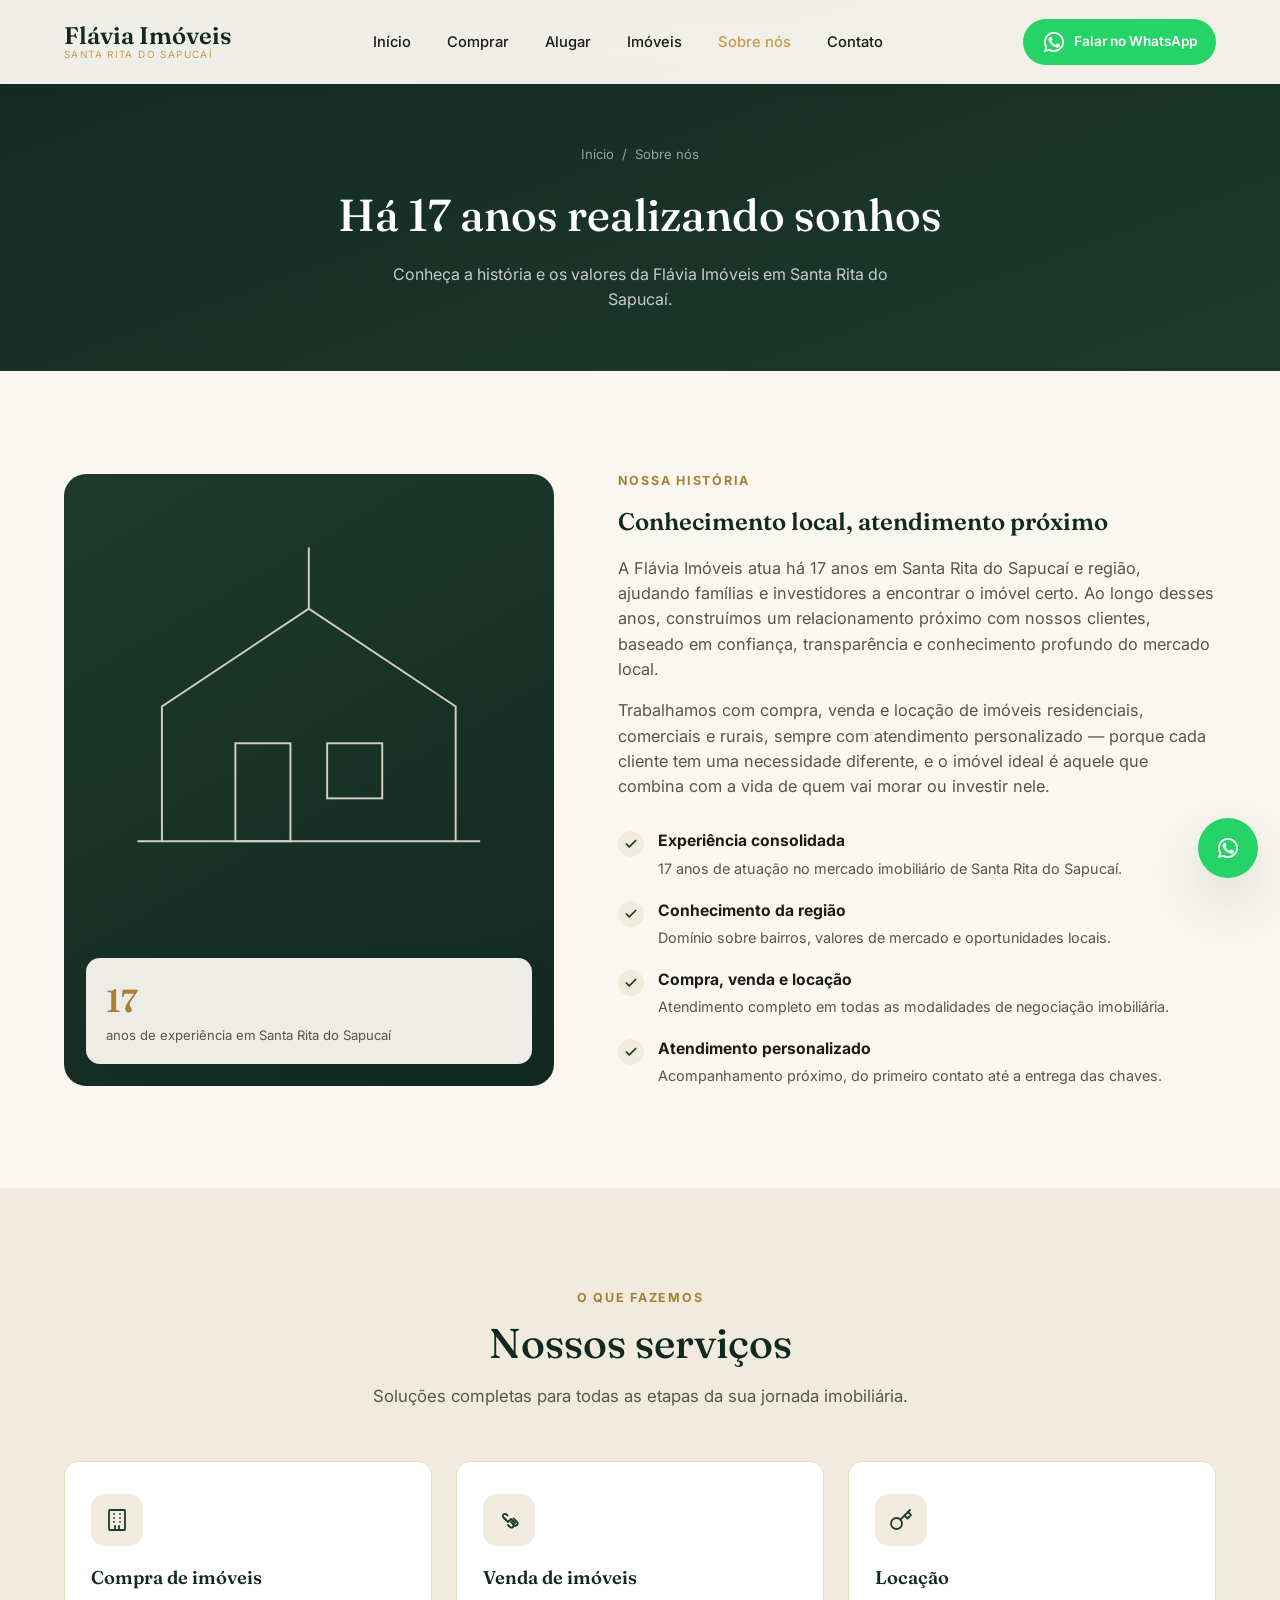
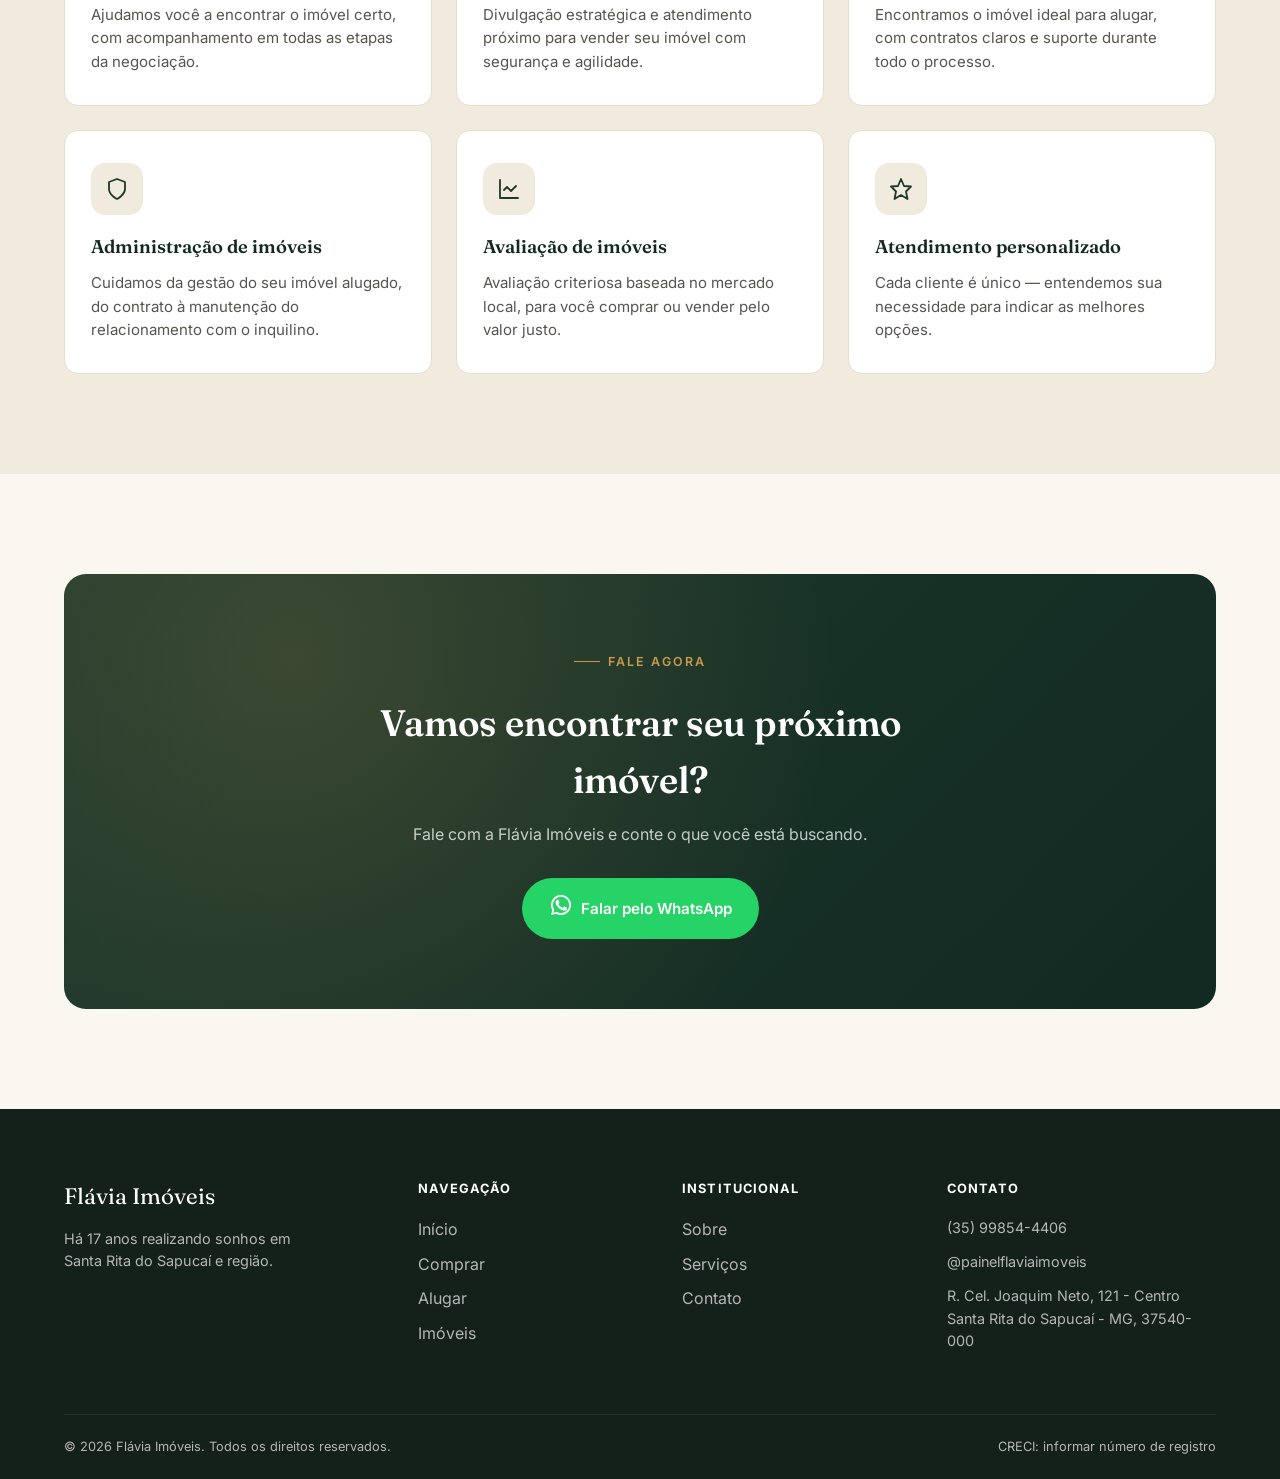
<file: flavia-imoveis/sobre.html>
<!DOCTYPE html>
<html lang="pt-BR">
<head>
<meta charset="UTF-8">
<meta name="viewport" content="width=device-width, initial-scale=1.0">
<title>Sobre a Flávia Imóveis | Imobiliária em Santa Rita do Sapucaí - MG</title>
<meta name="description" content="Conheça a Flávia Imóveis: há 17 anos realizando sonhos em Santa Rita do Sapucaí/MG, com atendimento personalizado em compra, venda e locação de imóveis.">
<link rel="preconnect" href="https://fonts.googleapis.com">
<link rel="preconnect" href="https://fonts.gstatic.com" crossorigin>
<link href="https://fonts.googleapis.com/css2?family=Fraunces:opsz,wght@9..144,400..700&family=Inter:wght@400;500;600;700&display=swap" rel="stylesheet">
<link rel="stylesheet" href="css/styles.css">
</head>
<body data-page-header="true">

<div id="site-header"></div>

<main>
  <section class="page-hero">
    <div class="container">
      <div class="breadcrumb"><a href="index.html">Início</a> / <span>Sobre nós</span></div>
      <h1>Há 17 anos realizando sonhos</h1>
      <p>Conheça a história e os valores da Flávia Imóveis em Santa Rita do Sapucaí.</p>
    </div>
  </section>

  <section>
    <div class="container">
      <div class="about-grid">
        <div class="about-figure">
          <svg viewBox="0 0 400 500" xmlns="http://www.w3.org/2000/svg">
            <g stroke="#F1EBDD" stroke-width="1.6" fill="none" opacity="0.85">
              <polyline points="80,300 80,190 200,110 320,190 320,300"/>
              <line x1="60" y1="300" x2="340" y2="300"/>
              <rect x="140" y="220" width="45" height="80"/>
              <rect x="215" y="220" width="45" height="45"/>
              <line x1="200" y1="110" x2="200" y2="60"/>
            </g>
          </svg>
          <div class="about-badge">
            <div class="num">17</div>
            <div class="lbl">anos de experiência em Santa Rita do Sapucaí</div>
          </div>
        </div>
        <div>
          <span class="section-eyebrow">Nossa história</span>
          <h2>Conhecimento local, atendimento próximo</h2>
          <p style="color:var(--ink-soft); margin-top:16px; font-size:1.02rem;">
            A Flávia Imóveis atua há 17 anos em Santa Rita do Sapucaí e região, ajudando famílias e investidores a encontrar o imóvel certo. Ao longo desses anos, construímos um relacionamento próximo com nossos clientes, baseado em confiança, transparência e conhecimento profundo do mercado local.
          </p>
          <p style="color:var(--ink-soft); margin-top:16px; font-size:1.02rem;">
            Trabalhamos com compra, venda e locação de imóveis residenciais, comerciais e rurais, sempre com atendimento personalizado — porque cada cliente tem uma necessidade diferente, e o imóvel ideal é aquele que combina com a vida de quem vai morar ou investir nele.
          </p>
          <ul class="about-list">
            <li><span class="chk" data-icon="check"></span><div><strong>Experiência consolidada</strong><span class="desc">17 anos de atuação no mercado imobiliário de Santa Rita do Sapucaí.</span></div></li>
            <li><span class="chk" data-icon="check"></span><div><strong>Conhecimento da região</strong><span class="desc">Domínio sobre bairros, valores de mercado e oportunidades locais.</span></div></li>
            <li><span class="chk" data-icon="check"></span><div><strong>Compra, venda e locação</strong><span class="desc">Atendimento completo em todas as modalidades de negociação imobiliária.</span></div></li>
            <li><span class="chk" data-icon="check"></span><div><strong>Atendimento personalizado</strong><span class="desc">Acompanhamento próximo, do primeiro contato até a entrega das chaves.</span></div></li>
          </ul>
        </div>
      </div>
    </div>
  </section>

  <!-- SERVIÇOS -->
  <section class="section-alt" id="servicos">
    <div class="container">
      <div class="section-head center">
        <span class="section-eyebrow">O que fazemos</span>
        <h2>Nossos serviços</h2>
        <p>Soluções completas para todas as etapas da sua jornada imobiliária.</p>
      </div>
      <div class="services-grid">
        <div class="service-card">
          <div class="service-icon" data-icon="building"></div>
          <h3>Compra de imóveis</h3>
          <p>Ajudamos você a encontrar o imóvel certo, com acompanhamento em todas as etapas da negociação.</p>
        </div>
        <div class="service-card">
          <div class="service-icon" data-icon="handshake"></div>
          <h3>Venda de imóveis</h3>
          <p>Divulgação estratégica e atendimento próximo para vender seu imóvel com segurança e agilidade.</p>
        </div>
        <div class="service-card">
          <div class="service-icon" data-icon="key"></div>
          <h3>Locação</h3>
          <p>Encontramos o imóvel ideal para alugar, com contratos claros e suporte durante todo o processo.</p>
        </div>
        <div class="service-card">
          <div class="service-icon" data-icon="shield"></div>
          <h3>Administração de imóveis</h3>
          <p>Cuidamos da gestão do seu imóvel alugado, do contrato à manutenção do relacionamento com o inquilino.</p>
        </div>
        <div class="service-card">
          <div class="service-icon" data-icon="chart"></div>
          <h3>Avaliação de imóveis</h3>
          <p>Avaliação criteriosa baseada no mercado local, para você comprar ou vender pelo valor justo.</p>
        </div>
        <div class="service-card">
          <div class="service-icon" data-icon="star"></div>
          <h3>Atendimento personalizado</h3>
          <p>Cada cliente é único — entendemos sua necessidade para indicar as melhores opções.</p>
        </div>
      </div>
    </div>
  </section>

  <section>
    <div class="container">
      <div class="cta-whats">
        <div class="cta-whats-inner">
          <span class="eyebrow">Fale agora</span>
          <h2>Vamos encontrar seu próximo imóvel?</h2>
          <p>Fale com a Flávia Imóveis e conte o que você está buscando.</p>
          <a href="#" class="btn btn-whats" target="_blank" rel="noopener" data-whats-link><span data-icon="whats"></span> Falar pelo WhatsApp</a>
        </div>
      </div>
    </div>
  </section>
</main>

<div id="whats-float"></div>
<div id="site-footer"></div>

<script src="js/data.js"></script>
<script src="js/icons.js"></script>
<script src="js/main.js"></script>
<script>
  renderHeader("sobre");
  renderFooter();
  renderWhatsFloat();
  fillIcons();
  fillWhatsLinks();
</script>
</body>
</html>
</file>
<file: flavia-imoveis/css/styles.css>
/* =========================================================
   FLÁVIA IMÓVEIS — Design System
   Paleta: verde profundo (confiança/lar) + dourado quente (realização)
   Tipografia: Fraunces (display) + Inter (corpo/UI)
========================================================= */

:root {
  /* Cores */
  --bg: #FAF7F1;
  --bg-alt: #F1EBDD;
  --bg-deep: #14201A;
  --primary: #1E3A2E;
  --primary-dark: #122921;
  --primary-light: #2E5240;
  --accent: #C89A4B;
  --accent-dark: #A97F36;
  --ink: #1B1B18;
  --ink-soft: #57554C;
  --ink-faint: #8B8878;
  --card: #FFFFFF;
  --border: #E4DECD;
  --border-strong: #CFC6AC;
  --success: #3F7A54;
  --shadow-sm: 0 2px 10px rgba(20, 32, 26, 0.06);
  --shadow-md: 0 12px 32px rgba(20, 32, 26, 0.10);
  --shadow-lg: 0 24px 60px rgba(20, 32, 26, 0.16);

  /* Tipografia */
  --font-display: "Fraunces", Georgia, serif;
  --font-body: "Inter", -apple-system, BlinkMacSystemFont, "Segoe UI", sans-serif;

  /* Layout */
  --container: 1200px;
  --radius-sm: 8px;
  --radius-md: 14px;
  --radius-lg: 22px;
  --header-h: 84px;
}

* { box-sizing: border-box; }
html { scroll-behavior: smooth; }
body {
  margin: 0;
  font-family: var(--font-body);
  color: var(--ink);
  background: var(--bg);
  -webkit-font-smoothing: antialiased;
  line-height: 1.55;
}
img { max-width: 100%; display: block; }
a { color: inherit; text-decoration: none; }
button { font-family: inherit; cursor: pointer; }
input, select, textarea { font-family: inherit; font-size: 1rem; }
ul { margin: 0; padding: 0; list-style: none; }
h1, h2, h3, h4 { font-family: var(--font-display); margin: 0; color: var(--primary-dark); font-weight: 600; }
p { margin: 0; }

.container {
  max-width: var(--container);
  margin: 0 auto;
  padding: 0 24px;
}

@media (max-width: 640px) {
  .container { padding: 0 18px; }
}

/* Acessibilidade: foco visível */
a:focus-visible, button:focus-visible, input:focus-visible, select:focus-visible, textarea:focus-visible {
  outline: 2px solid var(--accent-dark);
  outline-offset: 2px;
}

@media (prefers-reduced-motion: reduce) {
  *, *::before, *::after { animation-duration: 0.001ms !important; transition-duration: 0.001ms !important; scroll-behavior: auto !important; }
}

/* ============ Botões ============ */
.btn {
  display: inline-flex;
  align-items: center;
  justify-content: center;
  gap: 8px;
  padding: 14px 26px;
  border-radius: 100px;
  font-weight: 600;
  font-size: 0.95rem;
  border: 1.5px solid transparent;
  transition: transform 0.18s ease, box-shadow 0.18s ease, background 0.18s ease, color 0.18s ease;
  white-space: nowrap;
}
.btn-primary { background: var(--accent); color: var(--primary-dark); }
.btn-primary:hover { background: var(--accent-dark); transform: translateY(-1px); box-shadow: var(--shadow-md); }
.btn-outline { background: transparent; border-color: rgba(255,255,255,0.5); color: #fff; }
.btn-outline:hover { background: rgba(255,255,255,0.12); }
.btn-dark { background: var(--primary); color: #fff; }
.btn-dark:hover { background: var(--primary-dark); transform: translateY(-1px); }
.btn-ghost { background: transparent; color: var(--primary); border-color: var(--border-strong); }
.btn-ghost:hover { background: var(--bg-alt); }
.btn-whats { background: #25D366; color: #fff; }
.btn-whats:hover { background: #1EBE5A; transform: translateY(-1px); box-shadow: var(--shadow-md); }
.btn-block { width: 100%; }
.btn-sm { padding: 10px 18px; font-size: 0.85rem; }

/* ============ Header ============ */
.site-header {
  position: fixed;
  top: 0; left: 0; right: 0;
  z-index: 1000;
  height: var(--header-h);
  display: flex;
  align-items: center;
  background: transparent;
  transition: background 0.3s ease, box-shadow 0.3s ease, height 0.3s ease;
}
.site-header.is-scrolled {
  background: rgba(250, 247, 241, 0.92);
  backdrop-filter: blur(10px);
  box-shadow: var(--shadow-sm);
  height: 72px;
}
.header-inner {
  width: 100%;
  display: flex;
  align-items: center;
  justify-content: space-between;
  gap: 24px;
}
.logo {
  display: flex;
  flex-direction: column;
  line-height: 1;
}
.logo .logo-name {
  font-family: var(--font-display);
  font-size: 1.5rem;
  font-weight: 600;
  color: var(--home-page-text, #fff);
}
.logo .logo-sub {
  font-size: 0.62rem;
  letter-spacing: 0.14em;
  text-transform: uppercase;
  color: var(--accent);
  margin-top: 2px;
}
.is-scrolled .logo .logo-name, .page-header .logo .logo-name { color: var(--primary-dark); }

.nav-desktop { display: flex; align-items: center; gap: 8px; }
.nav-desktop a {
  padding: 10px 14px;
  font-size: 0.92rem;
  font-weight: 500;
  border-radius: 100px;
  color: var(--nav-color, #fff);
  transition: background 0.2s ease, color 0.2s ease;
}
.is-scrolled .nav-desktop a, .page-header .nav-desktop a { color: var(--ink); }
.nav-desktop a:hover { background: rgba(255,255,255,0.14); }
.is-scrolled .nav-desktop a:hover, .page-header .nav-desktop a:hover { background: var(--bg-alt); }
.nav-desktop a.active { color: var(--accent); }

.header-cta { display: flex; align-items: center; gap: 10px; }
.menu-toggle {
  display: none;
  background: none; border: none;
  width: 42px; height: 42px;
  border-radius: 10px;
  align-items: center; justify-content: center;
}
.menu-toggle span, .menu-toggle::before, .menu-toggle::after {
  content: ""; display: block; position: relative;
  width: 22px; height: 2px; background: var(--menu-color, #fff);
  transition: all 0.25s ease;
}
.menu-toggle::before { transform: translateY(-7px); }
.menu-toggle::after { transform: translateY(5px); }
.is-scrolled .menu-toggle span, .is-scrolled .menu-toggle::before, .is-scrolled .menu-toggle::after,
.page-header .menu-toggle span, .page-header .menu-toggle::before, .page-header .menu-toggle::after { background: var(--ink); }
.menu-toggle.is-open::before { transform: translateY(0) rotate(45deg); }
.menu-toggle.is-open::after { transform: translateY(-2px) rotate(-45deg); }
.menu-toggle.is-open span { opacity: 0; }

.nav-mobile {
  display: none;
  position: fixed;
  top: 0; right: 0;
  width: min(320px, 84vw);
  height: 100vh;
  background: var(--primary-dark);
  padding: 100px 28px 28px;
  transform: translateX(100%);
  transition: transform 0.32s ease;
  z-index: 999;
}
.nav-mobile.is-open { transform: translateX(0); }
.nav-mobile a {
  display: block;
  color: #F1EBDD;
  font-family: var(--font-display);
  font-size: 1.3rem;
  padding: 14px 0;
  border-bottom: 1px solid rgba(255,255,255,0.1);
}
.nav-mobile .btn { margin-top: 24px; }
.nav-scrim {
  display: none;
  position: fixed; inset: 0; background: rgba(20,32,26,0.5);
  z-index: 998; opacity: 0; transition: opacity 0.3s ease;
}
.nav-scrim.is-open { display: block; opacity: 1; }

/* Header em páginas internas (sem hero escuro por trás) */
.page-header { background: rgba(250, 247, 241, 0.96); backdrop-filter: blur(10px); box-shadow: var(--shadow-sm); }
.page-header .logo .logo-name { color: var(--primary-dark); }

@media (max-width: 900px) {
  .nav-desktop, .header-cta .btn-desktop-only { display: none; }
  .menu-toggle { display: flex; }
  .nav-mobile, .nav-scrim { display: block; }
}

/* ============ Hero ============ */
.hero {
  position: relative;
  min-height: 92vh;
  display: flex;
  align-items: center;
  background: linear-gradient(160deg, var(--primary-dark) 0%, var(--primary) 55%, var(--primary-light) 100%);
  overflow: hidden;
  padding-top: var(--header-h);
}
.hero-blueprint {
  position: absolute;
  inset: 0;
  opacity: 0.16;
  pointer-events: none;
}
.hero-blueprint svg { width: 100%; height: 100%; }
.hero-content {
  position: relative;
  z-index: 2;
  width: 100%;
  padding: 60px 0 90px;
  text-align: center;
}
.eyebrow {
  display: inline-flex;
  align-items: center;
  gap: 8px;
  color: var(--accent);
  font-size: 0.78rem;
  letter-spacing: 0.16em;
  text-transform: uppercase;
  font-weight: 600;
  margin-bottom: 22px;
}
.eyebrow::before { content: ""; width: 26px; height: 1px; background: var(--accent); }
.hero h1 {
  color: #FBF8F1;
  font-size: clamp(2.3rem, 5.6vw, 4.1rem);
  font-weight: 500;
  line-height: 1.08;
  max-width: 900px;
  margin: 0 auto;
  letter-spacing: -0.01em;
}
.hero h1 em { font-style: italic; color: var(--accent); }
.hero-sub {
  color: rgba(251,248,241,0.8);
  font-size: clamp(1rem, 1.6vw, 1.2rem);
  max-width: 560px;
  margin: 22px auto 36px;
}
.hero-actions {
  display: flex; gap: 14px; justify-content: center; flex-wrap: wrap;
  margin-bottom: 54px;
}

/* Barra de busca */
.search-bar {
  position: relative;
  z-index: 3;
  max-width: 980px;
  margin: 0 auto;
  background: var(--card);
  border-radius: var(--radius-lg);
  box-shadow: var(--shadow-lg);
  padding: 10px;
}
.search-tabs {
  display: flex;
  gap: 4px;
  padding: 6px 6px 0;
}
.search-tab {
  border: none; background: transparent;
  padding: 10px 20px; border-radius: 100px 100px 0 0;
  font-weight: 600; color: var(--ink-soft); font-size: 0.9rem;
}
.search-tab.active { color: var(--primary); border-bottom: 3px solid var(--accent); }
.search-fields {
  display: grid;
  grid-template-columns: 1.1fr 1.1fr 1.1fr 1fr auto;
  gap: 10px;
  padding: 14px;
}
.field { display: flex; flex-direction: column; gap: 6px; text-align: left; }
.field label { font-size: 0.72rem; font-weight: 600; color: var(--ink-faint); text-transform: uppercase; letter-spacing: 0.05em; }
.field select, .field input {
  border: 1.5px solid var(--border);
  border-radius: 10px;
  padding: 11px 12px;
  background: var(--bg);
  color: var(--ink);
}
.field select:focus, .field input:focus { border-color: var(--accent-dark); }
.search-fields .btn { height: 100%; }

@media (max-width: 900px) {
  .search-fields { grid-template-columns: 1fr 1fr; }
  .search-fields .btn { grid-column: 1 / -1; }
}

/* ============ Seções gerais ============ */
section { padding: 100px 0; }
.section-alt { background: var(--bg-alt); }
.section-dark { background: var(--primary-dark); color: #fff; }
.section-dark h2, .section-dark h3 { color: #fff; }

.section-head { max-width: 640px; margin-bottom: 52px; }
.section-head.center { margin-left: auto; margin-right: auto; text-align: center; }
.section-eyebrow {
  color: var(--accent-dark); font-weight: 700; font-size: 0.78rem;
  letter-spacing: 0.14em; text-transform: uppercase; margin-bottom: 12px; display: block;
}
.section-dark .section-eyebrow { color: var(--accent); }
.section-head h2 { font-size: clamp(1.9rem, 3.4vw, 2.6rem); font-weight: 500; line-height: 1.16; }
.section-head p { color: var(--ink-soft); margin-top: 16px; font-size: 1.05rem; }
.section-dark .section-head p { color: rgba(255,255,255,0.72); }
.section-head-row { display: flex; justify-content: space-between; align-items: flex-end; gap: 24px; flex-wrap: wrap; }

/* ============ Cards de imóvel ============ */
.property-grid {
  display: grid;
  grid-template-columns: repeat(3, 1fr);
  gap: 28px;
}
@media (max-width: 980px) { .property-grid { grid-template-columns: repeat(2, 1fr); } }
@media (max-width: 640px) { .property-grid { grid-template-columns: 1fr; } }

.property-card {
  background: var(--card);
  border-radius: var(--radius-md);
  overflow: hidden;
  box-shadow: var(--shadow-sm);
  border: 1px solid var(--border);
  transition: transform 0.28s ease, box-shadow 0.28s ease;
  display: flex; flex-direction: column;
}
.property-card:hover { transform: translateY(-6px); box-shadow: var(--shadow-lg); }
.property-media { position: relative; aspect-ratio: 4/3; overflow: hidden; background: var(--bg-alt); }
.property-media svg { width: 100%; height: 100%; }
.property-badges { position: absolute; top: 14px; left: 14px; display: flex; gap: 8px; }
.badge {
  padding: 6px 12px; border-radius: 100px; font-size: 0.72rem; font-weight: 700;
  text-transform: uppercase; letter-spacing: 0.04em;
}
.badge-venda { background: var(--primary); color: #fff; }
.badge-aluguel { background: var(--accent); color: var(--primary-dark); }
.badge-demo { background: rgba(20,32,26,0.75); color: #fff; position: absolute; top: 14px; right: 14px; }
.property-body { padding: 20px 22px 22px; display: flex; flex-direction: column; gap: 12px; flex: 1; }
.property-price { font-family: var(--font-display); font-size: 1.35rem; color: var(--primary-dark); font-weight: 600; }
.property-price small { font-family: var(--font-body); font-size: 0.7rem; font-weight: 500; color: var(--ink-faint); text-transform: uppercase; }
.property-title { font-size: 1rem; font-weight: 600; color: var(--ink); }
.property-loc { font-size: 0.86rem; color: var(--ink-soft); display: flex; align-items: center; gap: 6px; }
.property-specs { display: flex; gap: 14px; flex-wrap: wrap; padding-top: 10px; border-top: 1px solid var(--border); font-size: 0.82rem; color: var(--ink-soft); }
.property-specs span { display: flex; align-items: center; gap: 5px; }
.property-actions { display: flex; gap: 8px; margin-top: 6px; }
.property-actions .btn { flex: 1; }
.icon-btn {
  width: 44px; height: 44px; border-radius: 100px; display: flex; align-items: center; justify-content: center;
  background: #25D366; color: #fff; flex-shrink: 0;
}

/* ============ Serviços ============ */
.services-grid {
  display: grid; grid-template-columns: repeat(3, 1fr); gap: 24px;
}
@media (max-width: 900px) { .services-grid { grid-template-columns: repeat(2, 1fr); } }
@media (max-width: 600px) { .services-grid { grid-template-columns: 1fr; } }
.service-card {
  background: var(--card); border: 1px solid var(--border); border-radius: var(--radius-md);
  padding: 32px 26px; transition: transform 0.25s ease, box-shadow 0.25s ease, border-color 0.25s ease;
}
.service-card:hover { transform: translateY(-4px); box-shadow: var(--shadow-md); border-color: var(--accent); }
.service-icon {
  width: 52px; height: 52px; border-radius: 14px; background: var(--bg-alt);
  display: flex; align-items: center; justify-content: center; margin-bottom: 18px; color: var(--primary);
}
.service-card h3 { font-size: 1.15rem; margin-bottom: 10px; }
.service-card p { color: var(--ink-soft); font-size: 0.94rem; }

/* ============ Sobre ============ */
.about-grid {
  display: grid; grid-template-columns: 0.9fr 1.1fr; gap: 64px; align-items: center;
}
@media (max-width: 900px) { .about-grid { grid-template-columns: 1fr; gap: 40px; } }
.about-figure {
  position: relative; border-radius: var(--radius-lg); overflow: hidden;
  aspect-ratio: 4/5; background: linear-gradient(150deg, var(--primary) 0%, var(--primary-dark) 100%);
}
.about-figure svg { width: 100%; height: 100%; }
.about-badge {
  position: absolute; bottom: 22px; left: 22px; right: 22px;
  background: rgba(250,247,241,0.95); border-radius: var(--radius-md);
  padding: 18px 20px; box-shadow: var(--shadow-md);
}
.about-badge .num { font-family: var(--font-display); font-size: 2rem; color: var(--accent-dark); font-weight: 600; }
.about-badge .lbl { font-size: 0.82rem; color: var(--ink-soft); }
.about-list { display: grid; gap: 18px; margin-top: 30px; }
.about-list li { display: flex; gap: 14px; align-items: flex-start; }
.about-list .chk {
  width: 26px; height: 26px; border-radius: 100px; background: var(--bg-alt); color: var(--primary);
  display: flex; align-items: center; justify-content: center; flex-shrink: 0; margin-top: 2px;
}
.about-list strong { display: block; font-size: 0.98rem; color: var(--ink); margin-bottom: 2px; }
.about-list span.desc { color: var(--ink-soft); font-size: 0.9rem; }

/* ============ CTA WhatsApp ============ */
.cta-whats {
  position: relative;
  border-radius: var(--radius-lg);
  overflow: hidden;
  background: linear-gradient(135deg, var(--primary) 0%, var(--primary-dark) 100%);
  padding: 70px 40px;
  text-align: center;
}
.cta-whats::before {
  content: "";
  position: absolute; inset: 0;
  background: radial-gradient(circle at 20% 20%, rgba(200,154,75,0.18), transparent 55%);
}
.cta-whats-inner { position: relative; z-index: 1; }
.cta-whats h2 { color: #fff; font-size: clamp(1.7rem, 3.2vw, 2.3rem); max-width: 620px; margin: 0 auto 14px; }
.cta-whats p { color: rgba(255,255,255,0.75); max-width: 480px; margin: 0 auto 32px; }

/* ============ Localização ============ */
.location-grid { display: grid; grid-template-columns: 1fr 1fr; gap: 40px; align-items: stretch; }
@media (max-width: 900px) { .location-grid { grid-template-columns: 1fr; } }
.location-info { background: var(--card); border: 1px solid var(--border); border-radius: var(--radius-md); padding: 34px; display: flex; flex-direction: column; gap: 20px; justify-content: center; }
.location-row { display: flex; gap: 14px; align-items: flex-start; }
.location-row .ic { width: 40px; height: 40px; border-radius: 10px; background: var(--bg-alt); color: var(--primary); display: flex; align-items: center; justify-content: center; flex-shrink: 0; }
.location-row strong { display: block; font-size: 0.95rem; }
.location-row span { color: var(--ink-soft); font-size: 0.9rem; }
.map-embed { border-radius: var(--radius-md); overflow: hidden; border: 1px solid var(--border); min-height: 320px; }
.map-embed iframe { width: 100%; height: 100%; min-height: 320px; border: 0; }

/* ============ Instagram ============ */
.insta-grid { display: grid; grid-template-columns: repeat(4, 1fr); gap: 16px; }
@media (max-width: 900px) { .insta-grid { grid-template-columns: repeat(2, 1fr); } }
.insta-tile { aspect-ratio: 1; border-radius: var(--radius-sm); overflow: hidden; position: relative; background: var(--bg-alt); }
.insta-tile svg { width: 100%; height: 100%; }
.insta-tile .insta-overlay {
  position: absolute; inset: 0; background: rgba(20,32,26,0.35); opacity: 0;
  display: flex; align-items: center; justify-content: center; color: #fff; transition: opacity 0.2s ease;
}
.insta-tile:hover .insta-overlay { opacity: 1; }

/* ============ Formulários ============ */
.form-card { background: var(--card); border: 1px solid var(--border); border-radius: var(--radius-md); padding: 32px; box-shadow: var(--shadow-sm); }
.form-grid { display: grid; grid-template-columns: 1fr 1fr; gap: 16px; }
.form-grid .field-full { grid-column: 1 / -1; }
@media (max-width: 600px) { .form-grid { grid-template-columns: 1fr; } }
.form-card label { font-size: 0.82rem; font-weight: 600; color: var(--ink-soft); display: block; margin-bottom: 6px; }
.form-card input, .form-card select, .form-card textarea {
  width: 100%; border: 1.5px solid var(--border); border-radius: 10px; padding: 12px 14px; background: var(--bg);
}
.form-card input:focus, .form-card select:focus, .form-card textarea:focus { border-color: var(--accent-dark); }
.form-card textarea { resize: vertical; min-height: 110px; }
.form-note { font-size: 0.8rem; color: var(--ink-faint); margin-top: 14px; }
.form-success { display: none; background: #EAF4EC; border: 1px solid var(--success); color: var(--success); border-radius: 10px; padding: 14px 16px; font-size: 0.9rem; margin-top: 16px; }
.form-success.is-visible { display: block; }

/* ============ Footer ============ */
.site-footer { background: var(--bg-deep); color: rgba(251,248,241,0.7); padding: 70px 0 0; }
.footer-grid { display: grid; grid-template-columns: 1.4fr 1fr 1fr 1.2fr; gap: 40px; padding-bottom: 50px; border-bottom: 1px solid rgba(255,255,255,0.08); }
@media (max-width: 900px) { .footer-grid { grid-template-columns: 1fr 1fr; } }
@media (max-width: 560px) { .footer-grid { grid-template-columns: 1fr; } }
.footer-grid h4 { color: #fff; font-size: 0.8rem; text-transform: uppercase; letter-spacing: 0.08em; font-family: var(--font-body); font-weight: 700; margin-bottom: 18px; }
.footer-brand .logo-name { color: #fff; font-family: var(--font-display); font-size: 1.4rem; }
.footer-brand p { margin-top: 14px; font-size: 0.9rem; max-width: 260px; }
.footer-links li { margin-bottom: 10px; }
.footer-links a:hover { color: var(--accent); }
.footer-contact li { margin-bottom: 12px; font-size: 0.9rem; }
.footer-bottom { display: flex; justify-content: space-between; align-items: center; padding: 22px 0; font-size: 0.8rem; flex-wrap: wrap; gap: 10px; }

/* ============ Botão flutuante WhatsApp ============ */
.whats-float {
  position: fixed; bottom: 22px; right: 22px; z-index: 900;
  width: 60px; height: 60px; border-radius: 100px; background: #25D366; color: #fff;
  display: flex; align-items: center; justify-content: center; box-shadow: var(--shadow-lg);
  animation: pulse-whats 2.6s infinite;
}
@keyframes pulse-whats {
  0% { box-shadow: 0 0 0 0 rgba(37,211,102,0.45), var(--shadow-lg); }
  70% { box-shadow: 0 0 0 14px rgba(37,211,102,0), var(--shadow-lg); }
  100% { box-shadow: 0 0 0 0 rgba(37,211,102,0), var(--shadow-lg); }
}

/* ============ Página interna: header hero pequeno ============ */
.page-hero {
  background: linear-gradient(160deg, var(--primary-dark) 0%, var(--primary) 100%);
  padding: calc(var(--header-h) + 60px) 0 60px;
  text-align: center;
}
.page-hero h1 { color: #fff; font-size: clamp(1.9rem, 4vw, 2.8rem); font-weight: 500; }
.page-hero p { color: rgba(255,255,255,0.75); margin-top: 12px; max-width: 560px; margin-left: auto; margin-right: auto; }
.breadcrumb { display: flex; justify-content: center; gap: 8px; font-size: 0.82rem; color: rgba(255,255,255,0.55); margin-bottom: 16px; }
.breadcrumb a:hover { color: #fff; }

/* ============ Filtros (página imóveis) ============ */
.filters-layout { display: grid; grid-template-columns: 300px 1fr; gap: 36px; align-items: flex-start; }
@media (max-width: 900px) { .filters-layout { grid-template-columns: 1fr; } }
.filters-panel { background: var(--card); border: 1px solid var(--border); border-radius: var(--radius-md); padding: 26px; position: sticky; top: 100px; }
.filters-panel h3 { font-size: 1rem; margin-bottom: 18px; }
.filters-panel .field { margin-bottom: 16px; }
.filters-range { display: grid; grid-template-columns: 1fr 1fr; gap: 8px; }
.results-bar { display: flex; justify-content: space-between; align-items: center; margin-bottom: 24px; flex-wrap: wrap; gap: 12px; }
.results-count { color: var(--ink-soft); font-size: 0.92rem; }
.results-empty { text-align: center; padding: 60px 20px; color: var(--ink-soft); }

/* ============ Detalhe do imóvel ============ */
.gallery-main { border-radius: var(--radius-lg); overflow: hidden; aspect-ratio: 16/9; background: var(--bg-alt); margin-bottom: 12px; }
.gallery-main svg { width: 100%; height: 100%; }
.gallery-thumbs { display: grid; grid-template-columns: repeat(5, 1fr); gap: 10px; }
.gallery-thumbs button { border: 2px solid transparent; border-radius: 10px; overflow: hidden; aspect-ratio: 4/3; background: var(--bg-alt); padding: 0; }
.gallery-thumbs button.active { border-color: var(--accent-dark); }
.detail-layout { display: grid; grid-template-columns: 1.6fr 1fr; gap: 48px; align-items: flex-start; margin-top: 40px; }
@media (max-width: 980px) { .detail-layout { grid-template-columns: 1fr; } }
.detail-header { display: flex; justify-content: space-between; gap: 20px; flex-wrap: wrap; margin-bottom: 18px; }
.detail-code { color: var(--ink-faint); font-size: 0.85rem; }
.detail-price { font-family: var(--font-display); font-size: 2rem; color: var(--primary-dark); font-weight: 600; }
.spec-grid { display: grid; grid-template-columns: repeat(4, 1fr); gap: 16px; margin: 28px 0; }
@media (max-width: 640px) { .spec-grid { grid-template-columns: repeat(2, 1fr); } }
.spec-item { background: var(--bg-alt); border-radius: 12px; padding: 16px; text-align: center; }
.spec-item .v { font-family: var(--font-display); font-size: 1.3rem; color: var(--primary-dark); }
.spec-item .l { font-size: 0.74rem; color: var(--ink-soft); text-transform: uppercase; letter-spacing: 0.04em; }
.feature-tags { display: flex; flex-wrap: wrap; gap: 10px; margin-top: 18px; }
.feature-tag { background: var(--bg-alt); border-radius: 100px; padding: 8px 16px; font-size: 0.85rem; color: var(--primary-dark); }
.sticky-form { position: sticky; top: 100px; }
.demo-notice {
  background: #FBF1DD; border: 1px solid var(--accent); color: var(--accent-dark);
  border-radius: 10px; padding: 12px 16px; font-size: 0.85rem; margin-bottom: 24px;
}

/* Utilitários */
.mt-0 { margin-top: 0 !important; }
.text-center { text-align: center; }
.divider { height: 1px; background: var(--border); margin: 60px 0; }
</file>
